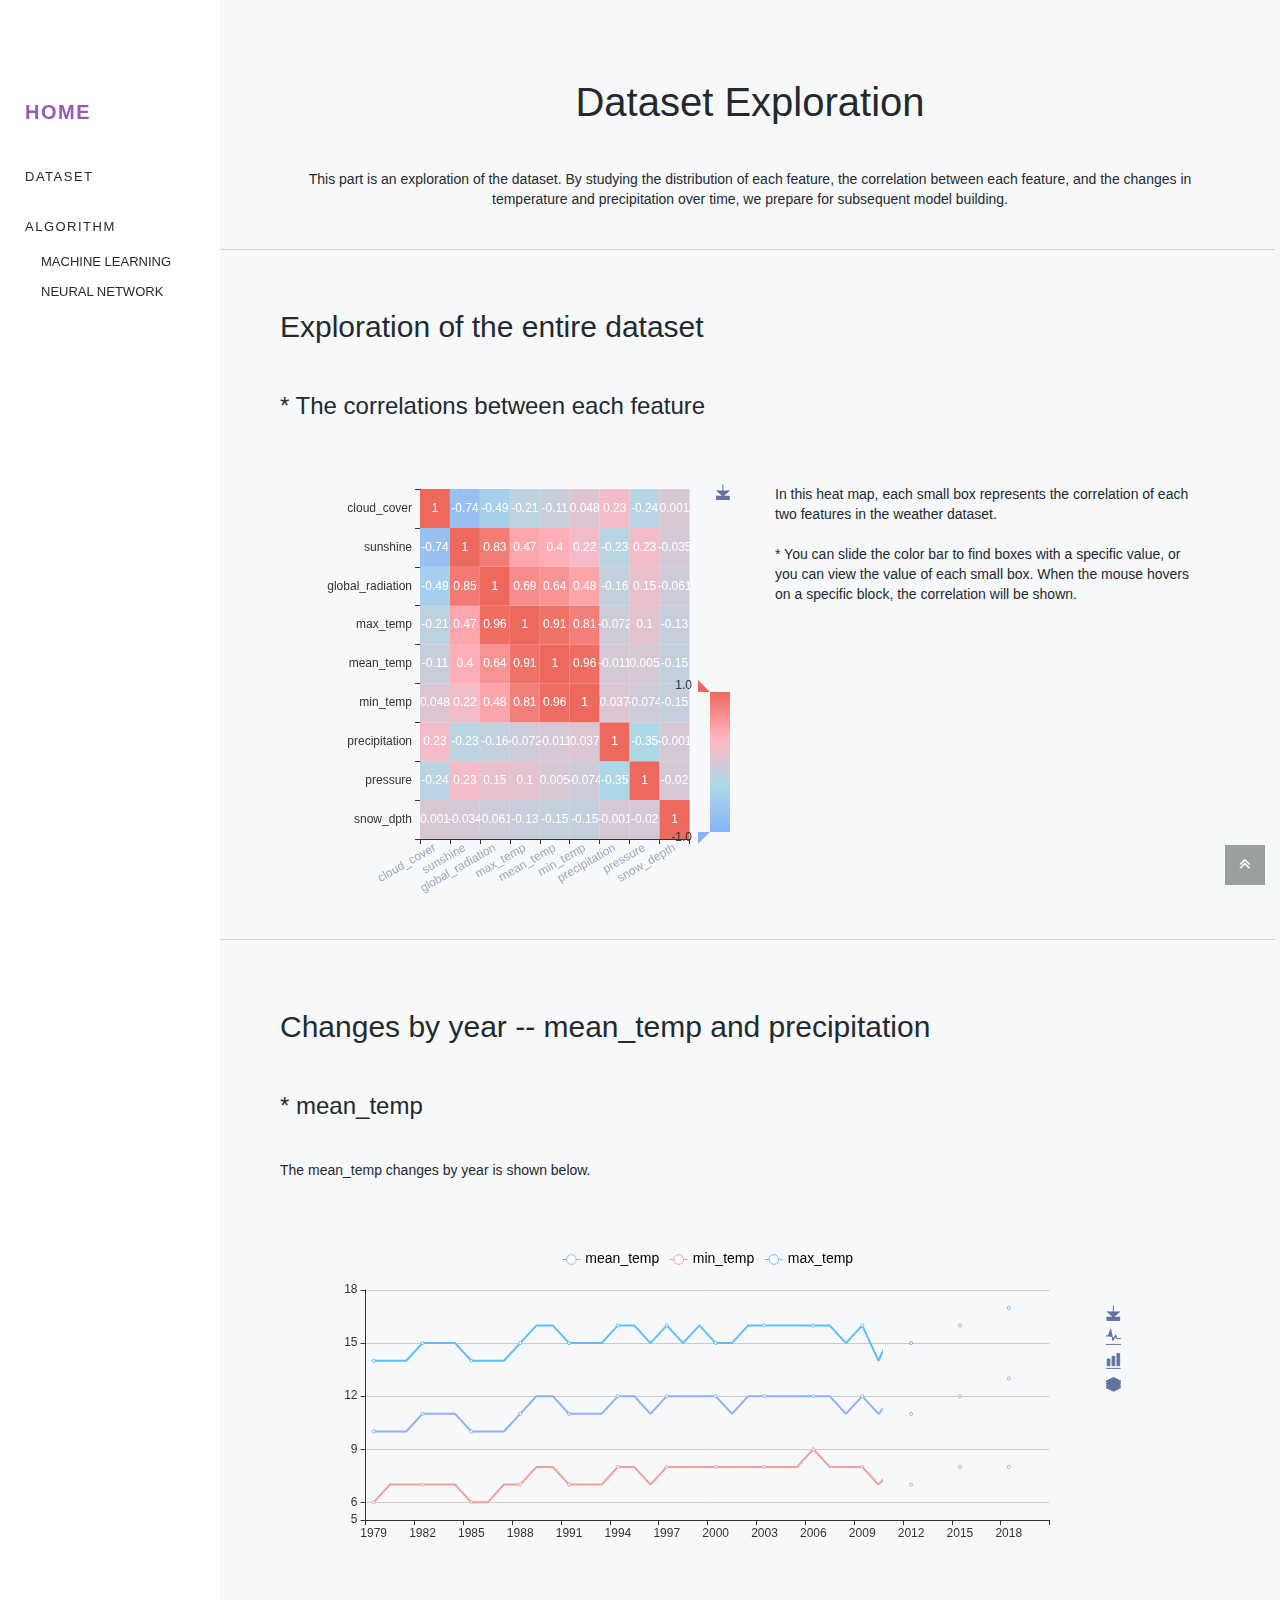
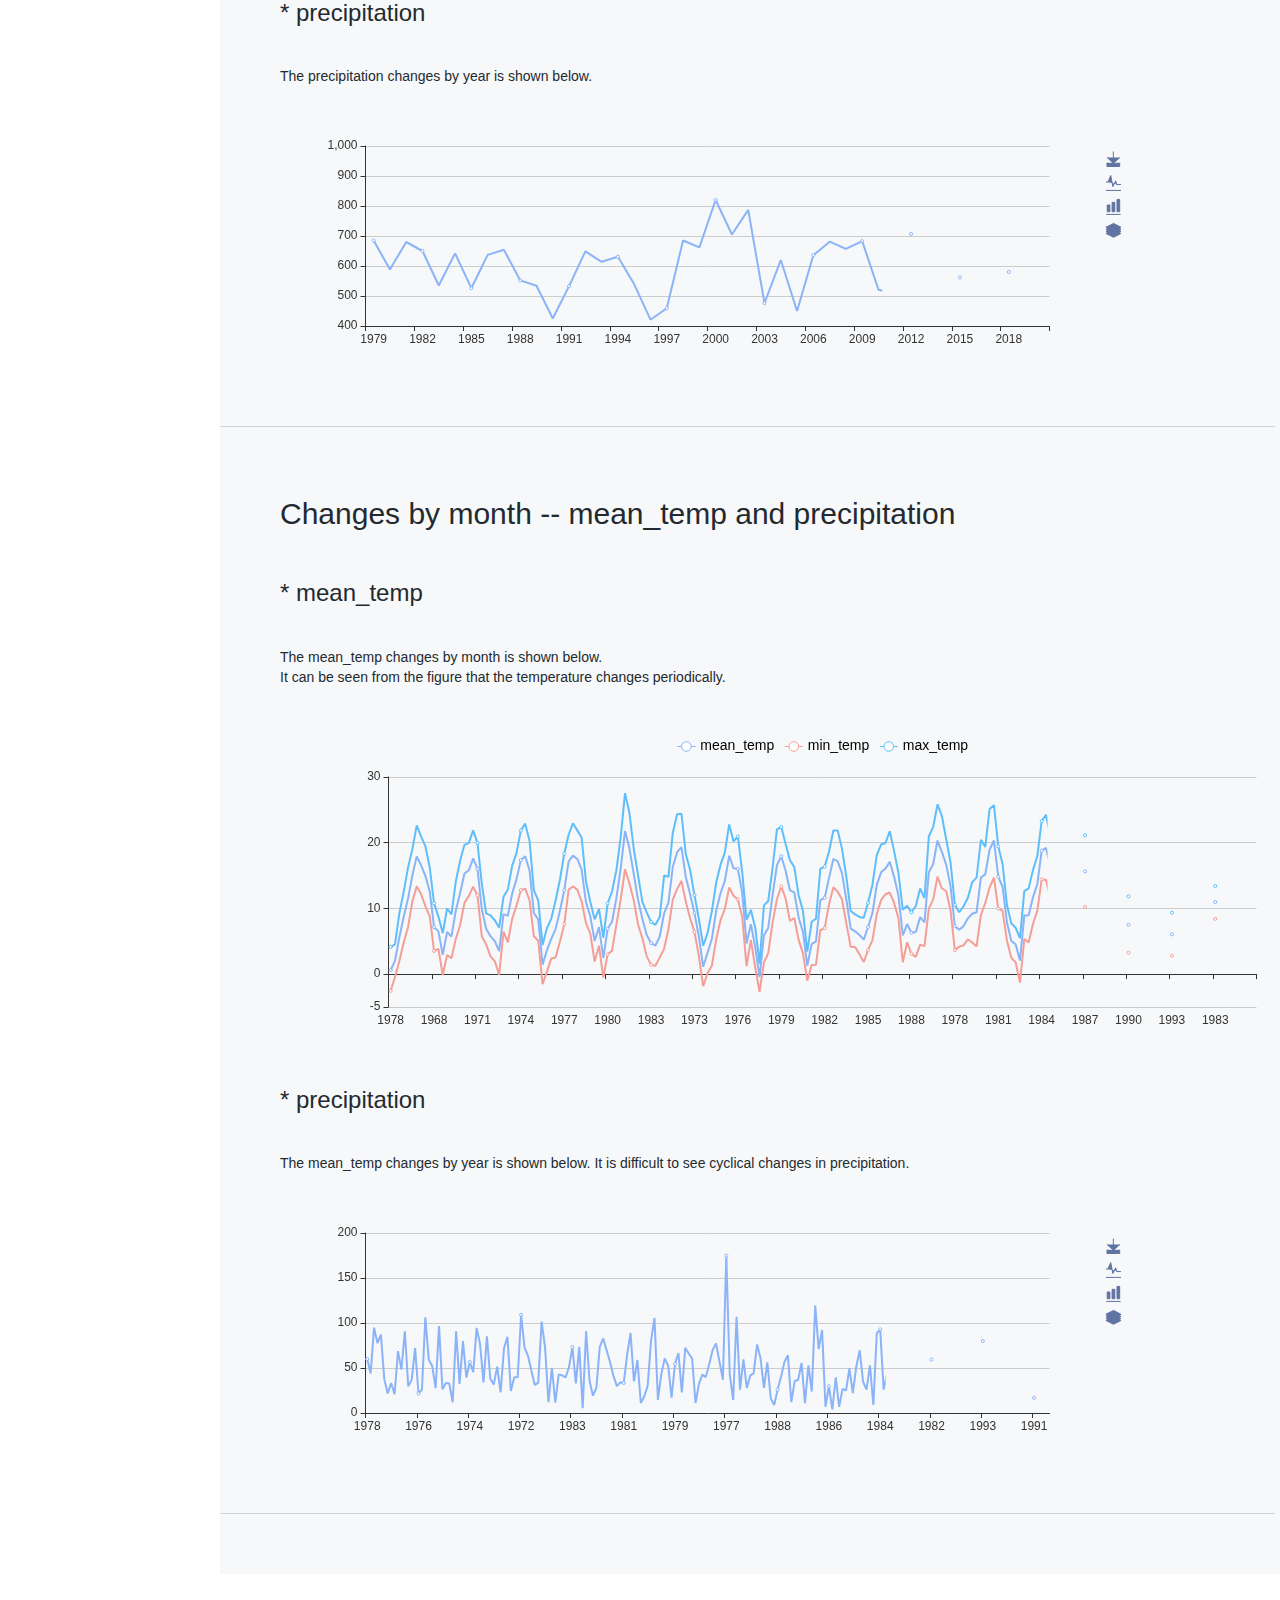
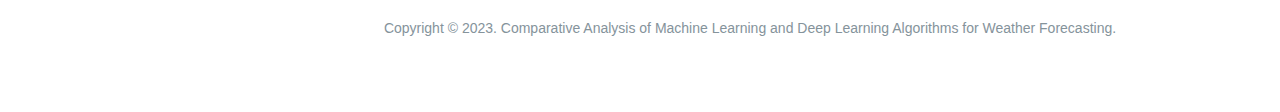
<file: Dashboard/DatasetExploration.html>
<!DOCTYPE html>
<html lang="en">
<head>
    <meta charset="utf-8">
    <meta name="viewport" content="width=device-width, initial-scale=1.0">
    <meta name="description" content="">
    <meta name="author" content="">

    <title>Weather Forecasting</title>
	
    <!--Library Styles-->    
    <link href="css/bootstrap.min.css" rel="stylesheet">
    <link href="css/lib/font-awesome.css" rel="stylesheet">
    <link href="css/lib/nivo-lightbox.css" rel="stylesheet">
    <link href="css/lib/nivo-themes/default/default.css" rel="stylesheet">
	
    <!-- Template styles -->
    <link href="css/style.css" rel="stylesheet">
    <link href="css/scheme/purple.css" rel="stylesheet">
	<script src="js/jquery-1.10.2.min.js"></script>
	<script src="js/rem.js"></script>
    <script src="js/echarts.min.js"></script>
    <script src="js/index1.js"></script>
</head>

<body data-spy="scroll">

    <div id="main-wrapper">
        
        <!-- Site Navigation -->
        <div id="menu">
            <nav class="navbar navbar-default" role="navigation">
                <!-- Brand and toggle get grouped for better mobile display -->
                <div class="navbar-header">
                    <button type="button" class="navbar-toggle" data-toggle="collapse" data-target="#bs-navbar-collapse">
                        <span class="sr-only">Toggle navigation</span>
                        <span class="icon-bar"></span>
                        <span class="icon-bar"></span>
                        <span class="icon-bar"></span>
                    </button>
                </div>

                <!-- Collect the nav links, forms, and other content for toggling -->
                <div class="collapse navbar-collapse" id="bs-navbar-collapse">
                    <ul class="nav navbar-nav">
                      <li class="active"><a class="sscroll" href="MainPage.html#home" style="padding-top: 50px; padding-bottom: 30px; font-weight: 700; font-size: 20px">Home</a></li>
                      <li><a class="sscroll" href="MainPage.html#dataset">Dataset</a></li>
						<li><a class="sscroll" href="MainPage.html#services">Algorithm</a></li>
						<li><a class="sscroll" style="letter-spacing: 0px; padding-right: 0px; margin-left: 16px; padding-top: 0px; padding-bottom: 10px" href="MainPage.html#services" >Machine Learning </a></li>
						<li><a class="sscroll" href="ActionsAndDomains.html" style="letter-spacing: 0px; padding-right: 0px; margin-left: 16px;  padding-top: 0px; padding-bottom: 0px">Neural Network</a></li>
						
                    </ul>
                </div>
                <!-- /.navbar-collapse -->
            </nav>
        </div>
        
        <div id="container">
            <!-- BEGIN SERVICES -->
            <section id="services" class="services">
                <div class="row">
                    <div class="col-md-12">
                        <div class="header-content">
							<h2 style="font-weight: 400">Dataset Exploration</h2>
							<div style="height: 25px"></div>
							<h5 style="line-height: 20px">This part is an exploration of the dataset. By studying the distribution of each feature, the correlation between each feature, and the changes in temperature and precipitation over time, we prepare for subsequent model building.</h5>
							<hr style="margin-bottom: 0; margin-left: -60px; margin-right: -55px; margin-top: 40px; border-color:lightgray">
                        </div>
                    </div>
                    <div class="col-md-12">
                        <div class="row">
                            <div class="col-md-12 col-sm-6 col-xs-12">
								<h2 style="font-weight: 300; padding-bottom: 20px">Exploration of the entire dataset</h2>
							</div>
							
							<div class="col-md-12 col-sm-6 col-xs-12">
								<h3>* The correlations between each feature</h3>
							</div>
							<div class="col-md-6 col-sm-6 col-xs-12" id="chart_3" style="height: 450px"></div>
							<div class="col-md-6 col-sm-6 col-xs-12" style="height: 300px">
								<h5 style="line-height: 20px; margin-top: 35px; margin-right: 20px; margin-left: 10px">In this heat map, each small box represents the correlation of each two features in the weather dataset.<br/><br/>* You can slide the color bar to find boxes with a specific value, or you can view the value of each small box. When the mouse hovers on a specific block, the correlation will be shown.</h5>
							</div>
							
							
                        </div>
						<hr style="margin-bottom: 0; margin-left: -60px; margin-right: -55px; margin-top: 40px; border-color: lightgray">
                    </div>
					<div class="col-md-12">
                        <div class="row">
                            <div class="col-md-12 col-sm-6 col-xs-12">
								<h2 style="font-weight: 300; padding-bottom: 20px; padding-top: 50px">Changes by year -- mean_temp and precipitation</h2>
							</div>
							<div class="col-md-12 col-sm-6 col-xs-12">
								<h3>* mean_temp</h3>
							</div>
							<div class="col-md-12 col-sm-6 col-xs-12" style="height: 30px">
								<h5 style="line-height: 20px">The mean_temp changes by year is shown below.</h5>
							</div>
							<div class="col-md-12 col-sm-6 col-xs-12" id="mean_temp_by_year" style="height: 350px; padding-right: 100px; margin-top: 50px"></div>
							<div class="col-md-12 col-sm-6 col-xs-12">
								<h3>* precipitation</h3>
							</div>
							<div class="col-md-12 col-sm-6 col-xs-12" style="height: 30px">
								<h5 style="line-height: 20px">The precipitation changes by year is shown below.</h5>
							</div>
							<div class="col-md-12 col-sm-6 col-xs-12" id="precipitation_by_year" style="height: 300px; padding-right: 100px"></div>
                        </div>
						<hr style="margin-bottom: 0; margin-left: -60px; margin-right: -55px; margin-top: 40px; border-color: lightgray">
                    </div>
					
					<div class="col-md-12">
                        <div class="row">
                            <div class="col-md-12 col-sm-6 col-xs-12">
								<h2 style="font-weight: 300; padding-bottom: 20px; padding-top: 50px">Changes by month -- mean_temp and precipitation</h2>
							</div>
							<div class="col-md-12 col-sm-6 col-xs-12">
								<h3>* mean_temp</h3>
							</div>
							<div class="col-md-12 col-sm-6 col-xs-12" style="height: 30px">
								<h5 style="line-height: 20px">The mean_temp changes by month is shown below.<br>It can be seen from the figure that the temperature changes periodically.</h5>
							</div>
							<div class="col-md-12 col-sm-6 col-xs-12" id="mean_temp_by_month" style="height: 350px;width: 1300px; padding-right: 200px;margin-top: 50px"></div>
							<div class="col-md-12 col-sm-6 col-xs-12">
								<h3>* precipitation</h3>
							</div>
							<div class="col-md-12 col-sm-6 col-xs-12" style="height: 30px">
								<h5 style="line-height: 20px">The mean_temp changes by year is shown below. It is difficult to see cyclical changes in precipitation.</h5>
							</div>
							<div class="col-md-12 col-sm-6 col-xs-12" id="precipitation_by_month" style="height: 300px; padding-right: 100px"></div>
                        </div>
						<hr style="margin-bottom: 0; margin-left: -60px; margin-right: -55px; margin-top: 40px; border-color: lightgray">
                    </div>
				</div>
            </section>
            <!-- END SERVICES -->
			
            <!-- BEGIN FOOTER -->
            <footer>
                <div class="row">
                    <div class="col-md-12">
                        <p>Copyright &copy; 2023. Comparative Analysis of Machine Learning and Deep Learning Algorithms for Weather Forecasting.</p>                        
                    </div>
                </div>
            </footer>
            <!-- END FOOTER -->
        </div>
    </div>
	
    <!-- Back to top -->
    <div id="backtotop">       
        <a class="to-top-btn sscroll" href="index.html#home"><i class="fa fa-angle-double-up"></i></a>
    </div>

	<script>   
		function saveText()  { 
		  var strHTML1= document.getElementById("wenben1").value;//获取内容
		  var strHTML2= document.getElementById("wenben2").value;
		  var strHTML3= document.getElementById("wenben3").value;
		  var strHTML4= document.getElementById("wenben4").value;//获取内容
		  var strHTML5= document.getElementById("wenben5").value;
		  var strHTML6= document.getElementById("wenben6").value;

		  var winSave=window.open();  
		  winSave.document.open("text","gb2312");  
		  winSave.document.write(strHTML1+","+strHTML2+","+strHTML3+","+strHTML4+","+strHTML5+","+strHTML6);  
		  winSave.document.execCommand("SaveAs",true,"newfile.txt");
		  window.location.href="#"  ;
		  winSave.close();   
		}   
	</script>
</body>

</html>
</file>
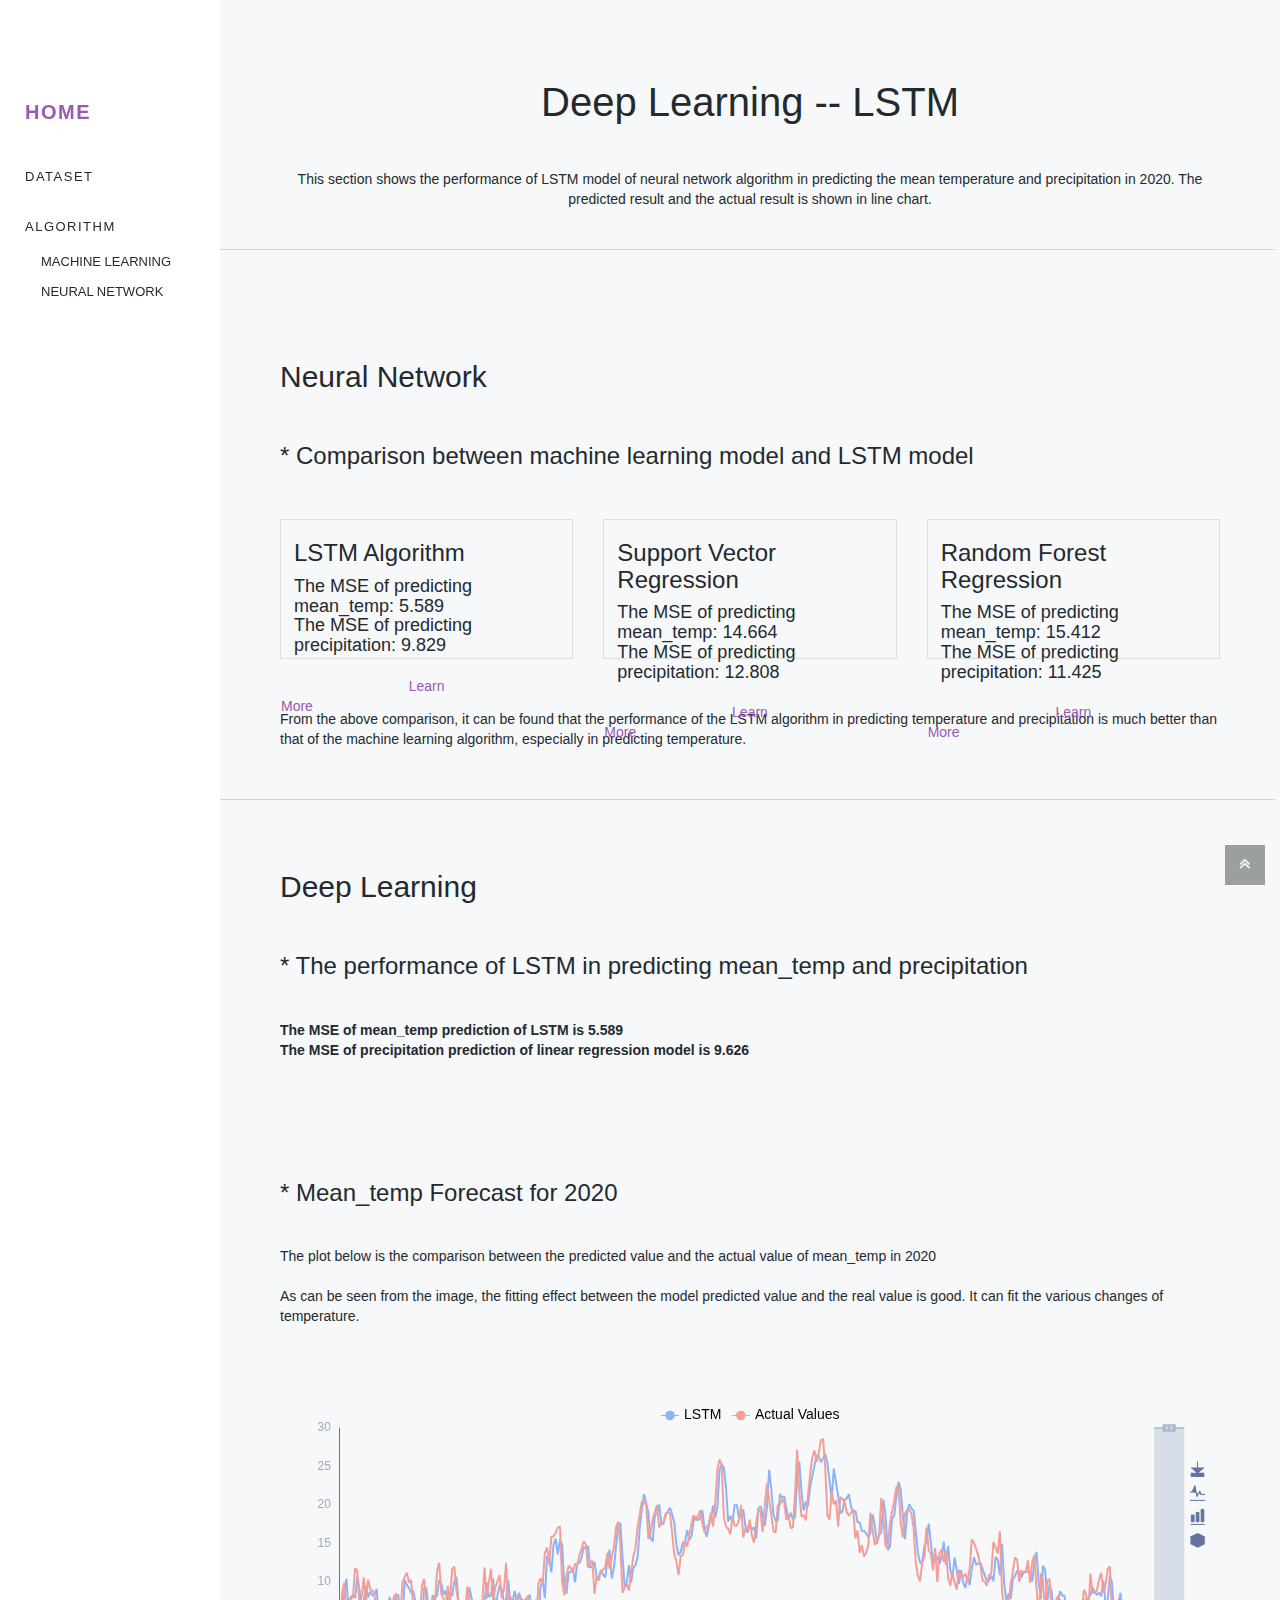
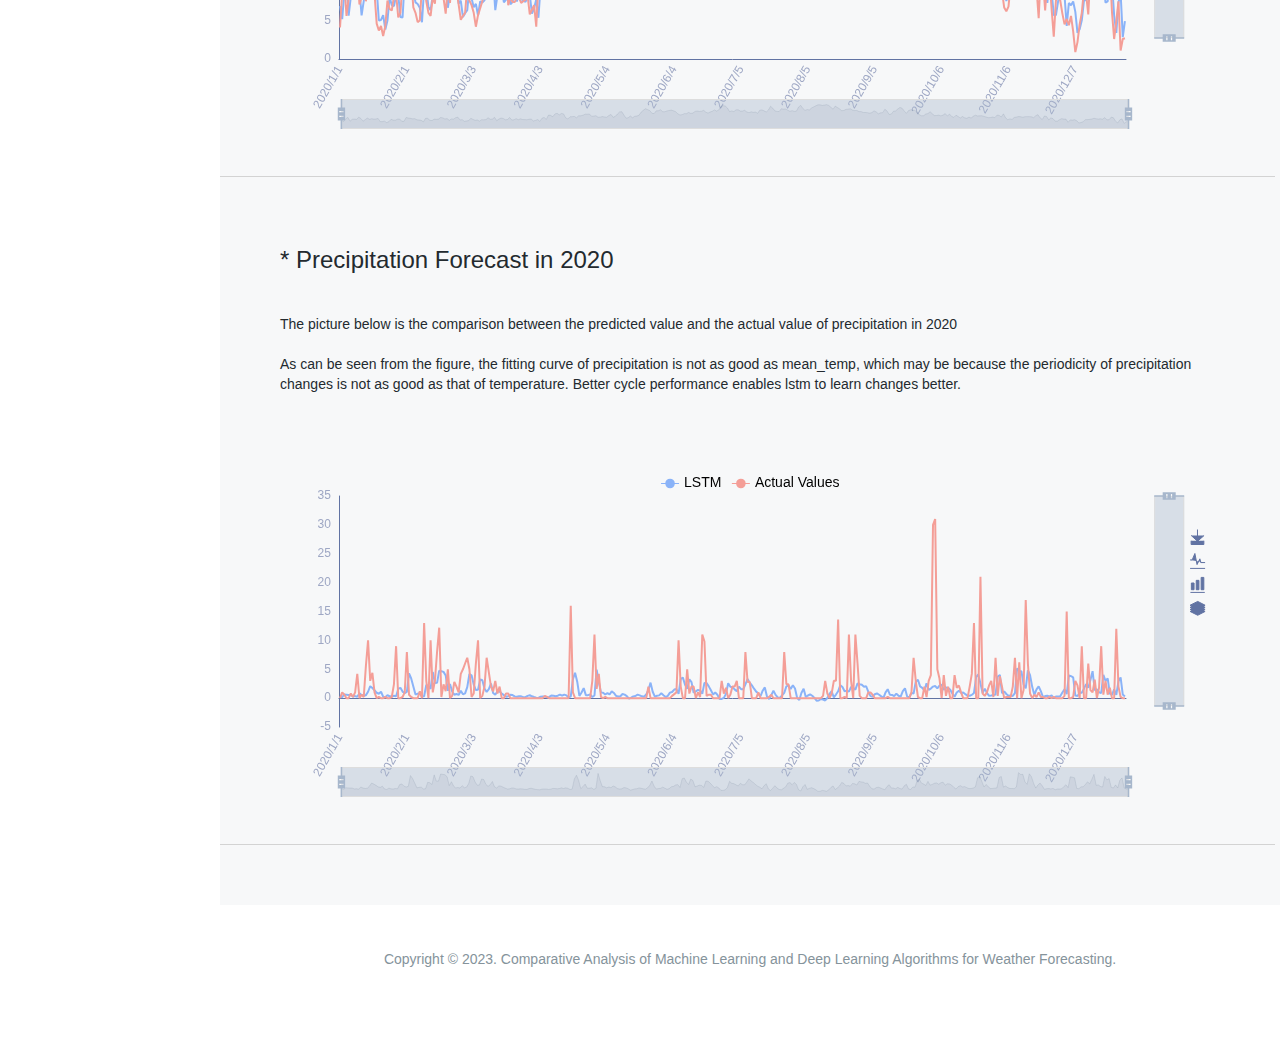
<file: Dashboard/LSTM.html>
<!DOCTYPE html>
<html lang="en">
<head>
    <meta charset="utf-8">
    <meta name="viewport" content="width=device-width, initial-scale=1.0">
    <meta name="description" content="">
    <meta name="author" content="">

    <title>WeatherForecasting</title>
	
    <!--Library Styles-->    
    <link href="css/bootstrap.min.css" rel="stylesheet">
    <link href="css/lib/font-awesome.css" rel="stylesheet">
    <link href="css/lib/nivo-lightbox.css" rel="stylesheet">
    <link href="css/lib/nivo-themes/default/default.css" rel="stylesheet">
	
    <!-- Template styles -->
    <link href="css/style.css" rel="stylesheet">
    <link href="css/scheme/purple.css" rel="stylesheet">
	<script src="js/jquery-1.10.2.min.js"></script>
	<script src="js/rem.js"></script>
    <script src="js/echarts.min.js"></script>
    <script src="js/lstm.js"></script>
</head>

<body data-spy="scroll">

    <div id="main-wrapper">
        
        <!-- Site Navigation -->
        <div id="menu">
            <nav class="navbar navbar-default" role="navigation">
                <!-- Brand and toggle get grouped for better mobile display -->
                <div class="navbar-header">
                    <button type="button" class="navbar-toggle" data-toggle="collapse" data-target="#bs-navbar-collapse">
                        <span class="sr-only">Toggle navigation</span>
                        <span class="icon-bar"></span>
                        <span class="icon-bar"></span>
                        <span class="icon-bar"></span>
                    </button>
                </div>

                <!-- Collect the nav links, forms, and other content for toggling -->
                <div class="collapse navbar-collapse" id="bs-navbar-collapse">
                    <ul class="nav navbar-nav">
                      <li class="active"><a class="sscroll" href="MainPage.html#home" style="padding-top: 50px; padding-bottom: 30px; font-weight: 700; font-size: 20px">Home</a></li>
                      <li><a class="sscroll" href="MainPage.html">Dataset</a></li>
						<li><a class="sscroll" href="MainPage.html#services">Algorithm</a></li>
						<li><a class="sscroll" style="letter-spacing: 0px; padding-right: 0px; margin-left: 16px; padding-top: 0px; padding-bottom: 10px" href="MainPage.html#services" >Machine Learning </a></li>
						<li><a class="sscroll" href="ActionsAndDomains.html" style="letter-spacing: 0px; padding-right: 0px; margin-left: 16px;  padding-top: 0px; padding-bottom: 0px">Neural Network</a></li>
						
                    </ul>
                </div>
                <!-- /.navbar-collapse -->
            </nav>
        </div>
        
        <div id="container">
            <!-- BEGIN SERVICES -->
            <section id="services" class="services">
                <div class="row">
                    <div class="col-md-12">
                        <div class="header-content">
							<h2 style="font-weight: 400">Deep Learning -- LSTM</h2>
							<div style="height: 25px"></div>
							<h5 style="line-height: 20px">This section shows the performance of LSTM model of neural network algorithm in predicting the mean temperature and precipitation in 2020. The predicted result and the actual result is shown in line chart.</h5>
							<hr style="margin-bottom: 0; margin-left: -60px; margin-right: -55px; margin-top: 40px; border-color:lightgray">
                        </div>
                    </div>
					
					<div class="col-md-12">
                        <div class="row">
                            <div class="col-md-12 col-sm-6 col-xs-12">
								<h2 style="font-weight: 300; padding-bottom: 20px; padding-top: 50px">Neural Network</h2>
							</div>
							<div class="col-md-12 col-sm-6 col-xs-12" style="margin-bottom: -20px">
								<h3>* Comparison between machine learning model and LSTM model</h3>
							</div>
							<div class="col-md-4 col-sm-6 col-xs-12">
								<div class="service" style="height: 140px">
									<h3 align="left" style="margin-left: 13px; margin-bottom: 0px">LSTM Algorithm</h3>
									<h4 align="left" style="margin-left: 13px; margin-bottom: 20px">The MSE of predicting mean_temp: 5.589<br>The MSE of predicting precipitation: 9.829</h4>
									<a href="LSTM.html#baseline" style="margin-right: 260px">Learn More</a>
								</div>
							</div>
							<div class="col-md-4 col-sm-6 col-xs-12">
								<div class="service" style="height: 140px">
									<h3 align="left" style="margin-left: 13px; margin-bottom: 0px">Support Vector Regression</h3>
									<h4 align="left" style="margin-left: 13px; margin-bottom: 20px">The MSE of predicting mean_temp: 14.664<br>The MSE of predicting precipitation: 12.808</h4>
									<a href="SVR.html" style="margin-right: 260px">Learn More</a>
								</div>
							</div>
							<div class="col-md-4 col-sm-6 col-xs-12">
								<div class="service" style="height: 140px">
									<h3 align="left" style="margin-left: 13px; margin-bottom: 0px">Random Forest Regression</h3>
									<h4 align="left" style="margin-left: 13px; margin-bottom: 20px">The MSE of predicting mean_temp: 15.412<br>The MSE of predicting precipitation: 11.425</h4>
									<a href="RandomForest.html" style="margin-right: 260px">Learn More</a>
								</div>
							</div>
                        </div>
						<h5 style="line-height: 20px">From the above comparison, it can be found that the performance of the LSTM algorithm in predicting temperature and precipitation is much better than that of the machine learning algorithm, especially in predicting temperature.</h5>
						<hr style="margin-bottom: 0; margin-left: -60px; margin-right: -55px; margin-top: 50px; border-color: lightgray">
                    </div>
					
					<div class="col-md-12", id="baseline">
                        <div class="row">
                            <div class="col-md-12 col-sm-6 col-xs-12">
								<h2 style="font-weight: 300; padding-bottom: 20px; padding-top: 50px">Deep Learning</h2>
							</div>
							<div class="col-md-12 col-sm-6 col-xs-12">
								<h3>* The performance of LSTM in predicting mean_temp and precipitation</h3>
							</div>
							<div class="col-md-12 col-sm-6 col-xs-12" style="height: 100px">
								<h5 style="line-height: 20px"><strong>The MSE of mean_temp prediction of LSTM is 5.589</strong><br><strong>The MSE of precipitation prediction of linear regression model is 9.626</strong><br/><br></h5>
							</div>
                        </div>
                    </div>
					
					<div class="col-md-12">
                        <div class="row">
							<div class="col-md-12 col-sm-6 col-xs-12" style="margin-top: 50px">
								<h3>* Mean_temp Forecast for 2020</h3>
							</div>
							<div class="col-md-12 col-sm-6 col-xs-12" style="height: 150px">
								<h5 style="line-height: 20px">The plot below is the comparison between the predicted value and the actual value of mean_temp in 2020<br/><br/>As can be seen from the image, the fitting effect between the model predicted value and the real value is good. It can fit the various changes of temperature.</h5>
							</div>
							<div class="col-md-12 col-sm-6 col-xs-12" id="lstm_mean_temp" style="height:350px"></div>
                        </div>
						<hr style="margin-bottom: 0; margin-left: -60px; margin-right: -55px; margin-top: 40px; border-color: lightgray">
                    </div>
					
					<div class="col-md-12">
                        <div class="row">
							<div class="col-md-12 col-sm-6 col-xs-12" style="margin-top: 50px">
								<h3>* Precipitation Forecast in 2020</h3>
							</div>
							<div class="col-md-12 col-sm-6 col-xs-12" style="height: 150px">
								<h5 style="line-height: 20px">The picture below is the comparison between the predicted value and the actual value of precipitation in 2020<br/><br/>As can be seen from the figure, the fitting curve of precipitation is not as good as mean_temp, which may be because the periodicity of precipitation changes is not as good as that of temperature. Better cycle performance enables lstm to learn changes better.</h5>
							</div>
							<div class="col-md-12 col-sm-6 col-xs-12" id="lstm_precipitation" style="height:350px"></div>
                        </div>
						<hr style="margin-bottom: 0; margin-left: -60px; margin-right: -55px; margin-top: 40px; border-color: lightgray">
                    </div>
				</div>
            </section>
            <!-- END SERVICES -->
            
            <!-- BEGIN FOOTER -->
            <footer>
                <div class="row">
                    <div class="col-md-12">
                        <p>Copyright &copy; 2023. Comparative Analysis of Machine Learning and Deep Learning Algorithms for Weather Forecasting.</p>                        
                    </div>
                </div>
            </footer>
            <!-- END FOOTER -->
        </div>
    </div>
	
    <!-- Back to top -->
    <div id="backtotop">       
        <a class="to-top-btn sscroll" href="index.html#home"><i class="fa fa-angle-double-up"></i></a>
    </div>

	<script>   
		function saveText()  { 
		  var strHTML1= document.getElementById("wenben1").value;//获取内容
		  var strHTML2= document.getElementById("wenben2").value;
		  var strHTML3= document.getElementById("wenben3").value;
		  var strHTML4= document.getElementById("wenben4").value;//获取内容
		  var strHTML5= document.getElementById("wenben5").value;
		  var strHTML6= document.getElementById("wenben6").value;

		  var winSave=window.open();  
		  winSave.document.open("text","gb2312");  
		  winSave.document.write(strHTML1+","+strHTML2+","+strHTML3+","+strHTML4+","+strHTML5+","+strHTML6);  
		  winSave.document.execCommand("SaveAs",true,"newfile.txt");
		  window.location.href="#"  ;
		  winSave.close();   
		}   
	</script>
</body>

</html>
</file>
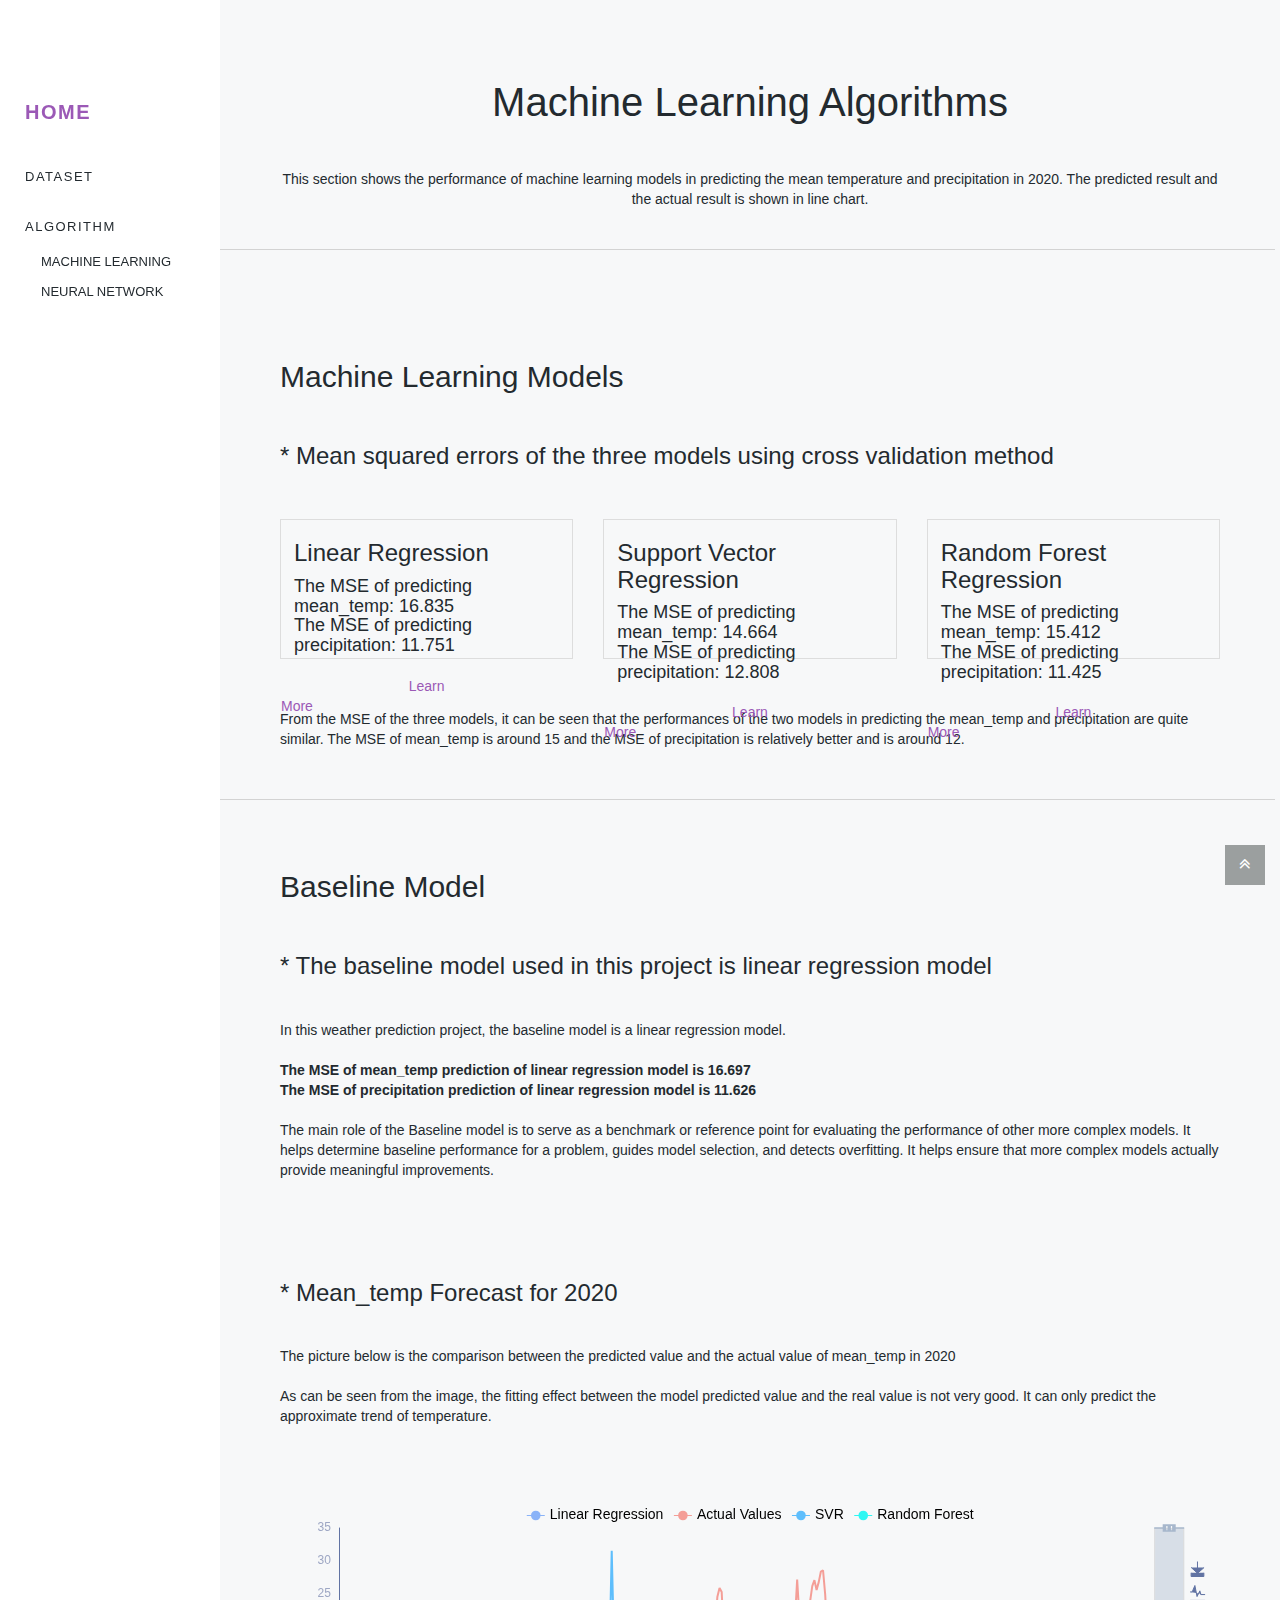
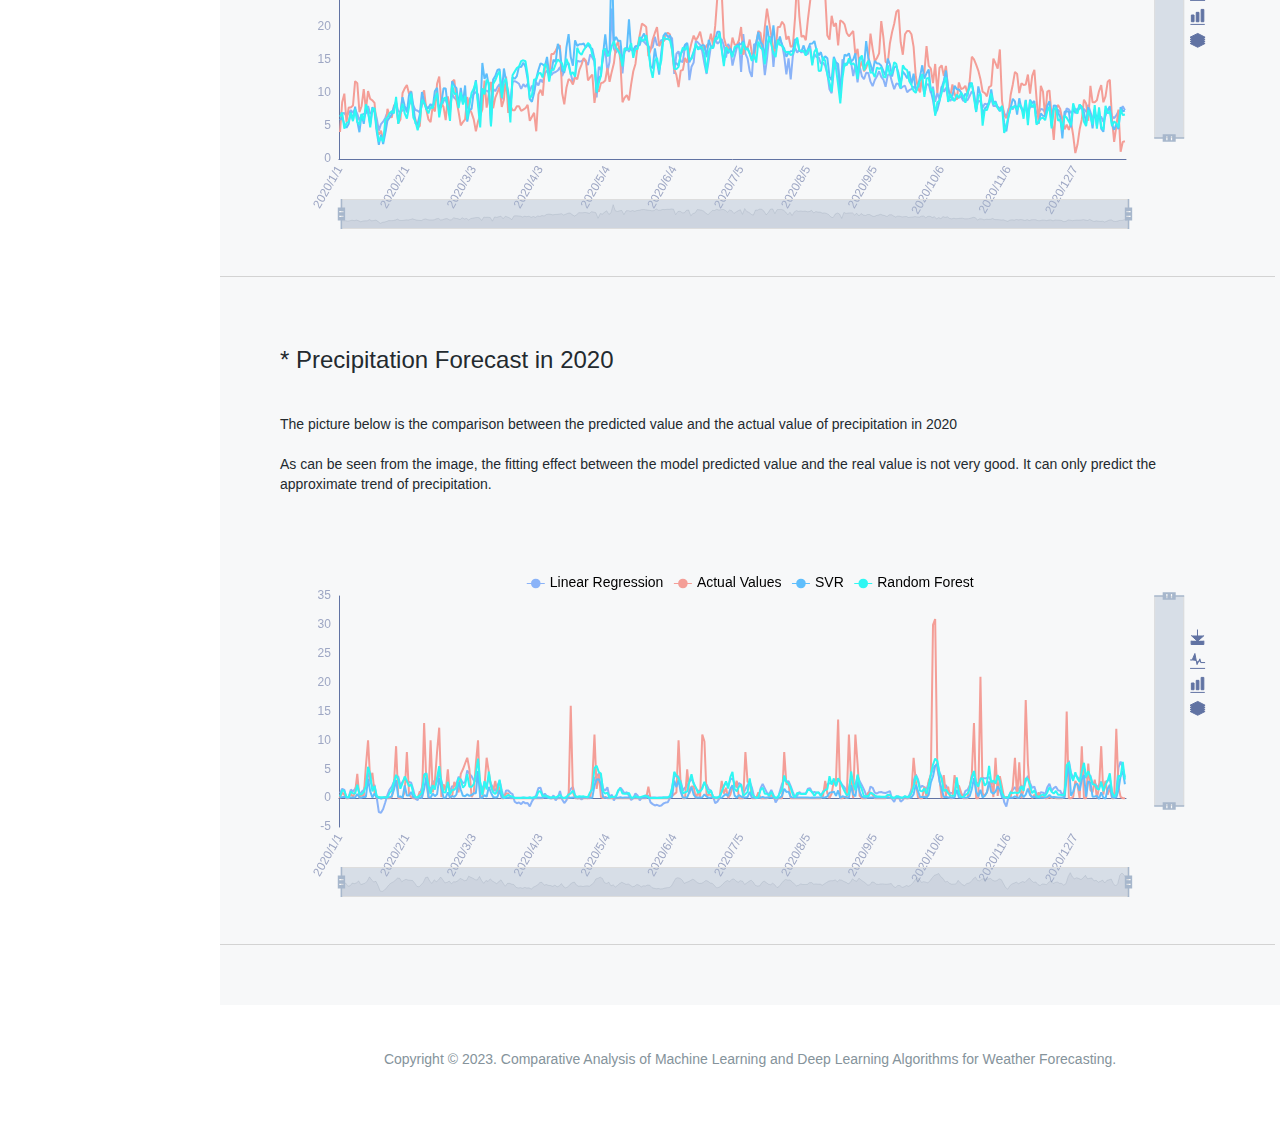
<file: Dashboard/MachineLearningModels.html>
<!DOCTYPE html>
<html lang="en">
<head>
    <meta charset="utf-8">
    <meta name="viewport" content="width=device-width, initial-scale=1.0">
    <meta name="description" content="">
    <meta name="author" content="">

    <title>WeatherForecasting</title>
	
    <!--Library Styles-->    
    <link href="css/bootstrap.min.css" rel="stylesheet">
    <link href="css/lib/font-awesome.css" rel="stylesheet">
    <link href="css/lib/nivo-lightbox.css" rel="stylesheet">
    <link href="css/lib/nivo-themes/default/default.css" rel="stylesheet">
	
    <!-- Template styles -->
    <link href="css/style.css" rel="stylesheet">
    <link href="css/scheme/purple.css" rel="stylesheet">
	<script src="js/jquery-1.10.2.min.js"></script>
	<script src="js/rem.js"></script>
    <script src="js/echarts.min.js"></script>
    <script src="js/index2.js"></script>
</head>

<body data-spy="scroll">

    <div id="main-wrapper">
        
        <!-- Site Navigation -->
        <div id="menu">
            <nav class="navbar navbar-default" role="navigation">
                <!-- Brand and toggle get grouped for better mobile display -->
                <div class="navbar-header">
                    <button type="button" class="navbar-toggle" data-toggle="collapse" data-target="#bs-navbar-collapse">
                        <span class="sr-only">Toggle navigation</span>
                        <span class="icon-bar"></span>
                        <span class="icon-bar"></span>
                        <span class="icon-bar"></span>
                    </button>
                </div>

                <!-- Collect the nav links, forms, and other content for toggling -->
                <div class="collapse navbar-collapse" id="bs-navbar-collapse">
                    <ul class="nav navbar-nav">
                      <li class="active"><a class="sscroll" href="MainPage.html#home" style="padding-top: 50px; padding-bottom: 30px; font-weight: 700; font-size: 20px">Home</a></li>
                      <li><a class="sscroll" href="MainPage.html">Dataset</a></li>
						<li><a class="sscroll" href="MainPage.html#services">Algorithm</a></li>
						<li><a class="sscroll" style="letter-spacing: 0px; padding-right: 0px; margin-left: 16px; padding-top: 0px; padding-bottom: 10px" href="MainPage.html#services" >Machine Learning </a></li>
						<li><a class="sscroll" href="ActionsAndDomains.html" style="letter-spacing: 0px; padding-right: 0px; margin-left: 16px;  padding-top: 0px; padding-bottom: 0px">Neural Network</a></li>
						
                    </ul>
                </div>
                <!-- /.navbar-collapse -->
            </nav>
        </div>
        
        <div id="container">
            <!-- BEGIN SERVICES -->
            <section id="services" class="services">
                <div class="row">
                    <div class="col-md-12">
                        <div class="header-content">
							<h2 style="font-weight: 400">Machine Learning Algorithms</h2>
							<div style="height: 25px"></div>
							<h5 style="line-height: 20px">This section shows the performance of machine learning models in predicting the mean temperature and precipitation in 2020. The predicted result and the actual result is shown in line chart.</h5>
							<hr style="margin-bottom: 0; margin-left: -60px; margin-right: -55px; margin-top: 40px; border-color:lightgray">
                        </div>
                    </div>
					
					<div class="col-md-12">
                        <div class="row">
                            <div class="col-md-12 col-sm-6 col-xs-12">
								<h2 style="font-weight: 300; padding-bottom: 20px; padding-top: 50px">Machine Learning Models</h2>
							</div>
							<div class="col-md-12 col-sm-6 col-xs-12" style="margin-bottom: -20px">
								<h3>* Mean squared errors of the three models using cross validation method</h3>
							</div>
							<div class="col-md-4 col-sm-6 col-xs-12">
								<div class="service" style="height: 140px">
									<h3 align="left" style="margin-left: 13px; margin-bottom: 0px">Linear Regression</h3>
									<h4 align="left" style="margin-left: 13px; margin-bottom: 20px">The MSE of predicting mean_temp: 16.835<br>The MSE of predicting precipitation: 11.751</h4>
									<a href="MachineLearningModels.html#baseline" style="margin-right: 260px">Learn More</a>
								</div>
							</div>
							<div class="col-md-4 col-sm-6 col-xs-12">
								<div class="service" style="height: 140px">
									<h3 align="left" style="margin-left: 13px; margin-bottom: 0px">Support Vector Regression</h3>
									<h4 align="left" style="margin-left: 13px; margin-bottom: 20px">The MSE of predicting mean_temp: 14.664<br>The MSE of predicting precipitation: 12.808</h4>
									<a href="SVR.html" style="margin-right: 260px">Learn More</a>
								</div>
							</div>
							<div class="col-md-4 col-sm-6 col-xs-12">
								<div class="service" style="height: 140px">
									<h3 align="left" style="margin-left: 13px; margin-bottom: 0px">Random Forest Regression</h3>
									<h4 align="left" style="margin-left: 13px; margin-bottom: 20px">The MSE of predicting mean_temp: 15.412<br>The MSE of predicting precipitation: 11.425</h4>
									<a href="RandomForest.html" style="margin-right: 260px">Learn More</a>
								</div>
							</div>
                        </div>
						<h5 style="line-height: 20px">From the MSE of the three models, it can be seen that the performances of the two models in predicting the mean_temp and precipitation are quite similar. The MSE of mean_temp is around 15 and the MSE of precipitation is relatively better and is around 12.</h5>
						<hr style="margin-bottom: 0; margin-left: -60px; margin-right: -55px; margin-top: 50px; border-color: lightgray">
                    </div>
					
					<div class="col-md-12", id="baseline">
                        <div class="row">
                            <div class="col-md-12 col-sm-6 col-xs-12">
								<h2 style="font-weight: 300; padding-bottom: 20px; padding-top: 50px">Baseline Model</h2>
							</div>
							<div class="col-md-12 col-sm-6 col-xs-12">
								<h3>* The baseline model used in this project is linear regression model</h3>
							</div>
							<div class="col-md-12 col-sm-6 col-xs-12" style="height: 200px">
								<h5 style="line-height: 20px">In this weather prediction project, the baseline model is a linear regression model.<br/><br/><strong>The MSE of mean_temp prediction of linear regression model is 16.697</strong><br><strong>The MSE of precipitation prediction of linear regression model is 11.626</strong><br><br>The main role of the Baseline model is to serve as a benchmark or reference point for evaluating the performance of other more complex models. It helps determine baseline performance for a problem, guides model selection, and detects overfitting. It helps ensure that more complex models actually provide meaningful improvements.<br/><br/><br></h5>
							</div>
                        </div>
                    </div>
					
					<div class="col-md-12">
                        <div class="row">
							<div class="col-md-12 col-sm-6 col-xs-12" style="margin-top: 50px">
								<h3>* Mean_temp Forecast for 2020</h3>
							</div>
							<div class="col-md-12 col-sm-6 col-xs-12" style="height: 150px">
								<h5 style="line-height: 20px">The picture below is the comparison between the predicted value and the actual value of mean_temp in 2020<br/><br/>As can be seen from the image, the fitting effect between the model predicted value and the real value is not very good. It can only predict the approximate trend of temperature.</h5>
							</div>
							<div class="col-md-12 col-sm-6 col-xs-12" id="linear_regression_mean_temp" style="height:350px"></div>
                        </div>
						<hr style="margin-bottom: 0; margin-left: -60px; margin-right: -55px; margin-top: 40px; border-color: lightgray">
                    </div>
					
					<div class="col-md-12">
                        <div class="row">
							<div class="col-md-12 col-sm-6 col-xs-12" style="margin-top: 50px">
								<h3>* Precipitation Forecast in 2020</h3>
							</div>
							<div class="col-md-12 col-sm-6 col-xs-12" style="height: 150px">
								<h5 style="line-height: 20px">The picture below is the comparison between the predicted value and the actual value of precipitation in 2020<br/><br/>As can be seen from the image, the fitting effect between the model predicted value and the real value is not very good. It can only predict the approximate trend of precipitation.</h5>
							</div>
							<div class="col-md-12 col-sm-6 col-xs-12" id="linear_regression_precipitation" style="height:350px"></div>
                        </div>
						<hr style="margin-bottom: 0; margin-left: -60px; margin-right: -55px; margin-top: 40px; border-color: lightgray">
                    </div>
				</div>
            </section>
            <!-- END SERVICES -->
            
            <!-- BEGIN FOOTER -->
            <footer>
                <div class="row">
                    <div class="col-md-12">
                        <p>Copyright &copy; 2023. Comparative Analysis of Machine Learning and Deep Learning Algorithms for Weather Forecasting.</p>                        
                    </div>
                </div>
            </footer>
            <!-- END FOOTER -->
        </div>
    </div>
	
    <!-- Back to top -->
    <div id="backtotop">       
        <a class="to-top-btn sscroll" href="index.html#home"><i class="fa fa-angle-double-up"></i></a>
    </div>

	<script>   
		function saveText()  { 
		  var strHTML1= document.getElementById("wenben1").value;//获取内容
		  var strHTML2= document.getElementById("wenben2").value;
		  var strHTML3= document.getElementById("wenben3").value;
		  var strHTML4= document.getElementById("wenben4").value;//获取内容
		  var strHTML5= document.getElementById("wenben5").value;
		  var strHTML6= document.getElementById("wenben6").value;

		  var winSave=window.open();  
		  winSave.document.open("text","gb2312");  
		  winSave.document.write(strHTML1+","+strHTML2+","+strHTML3+","+strHTML4+","+strHTML5+","+strHTML6);  
		  winSave.document.execCommand("SaveAs",true,"newfile.txt");
		  window.location.href="#"  ;
		  winSave.close();   
		}   
	</script>
</body>

</html>
</file>
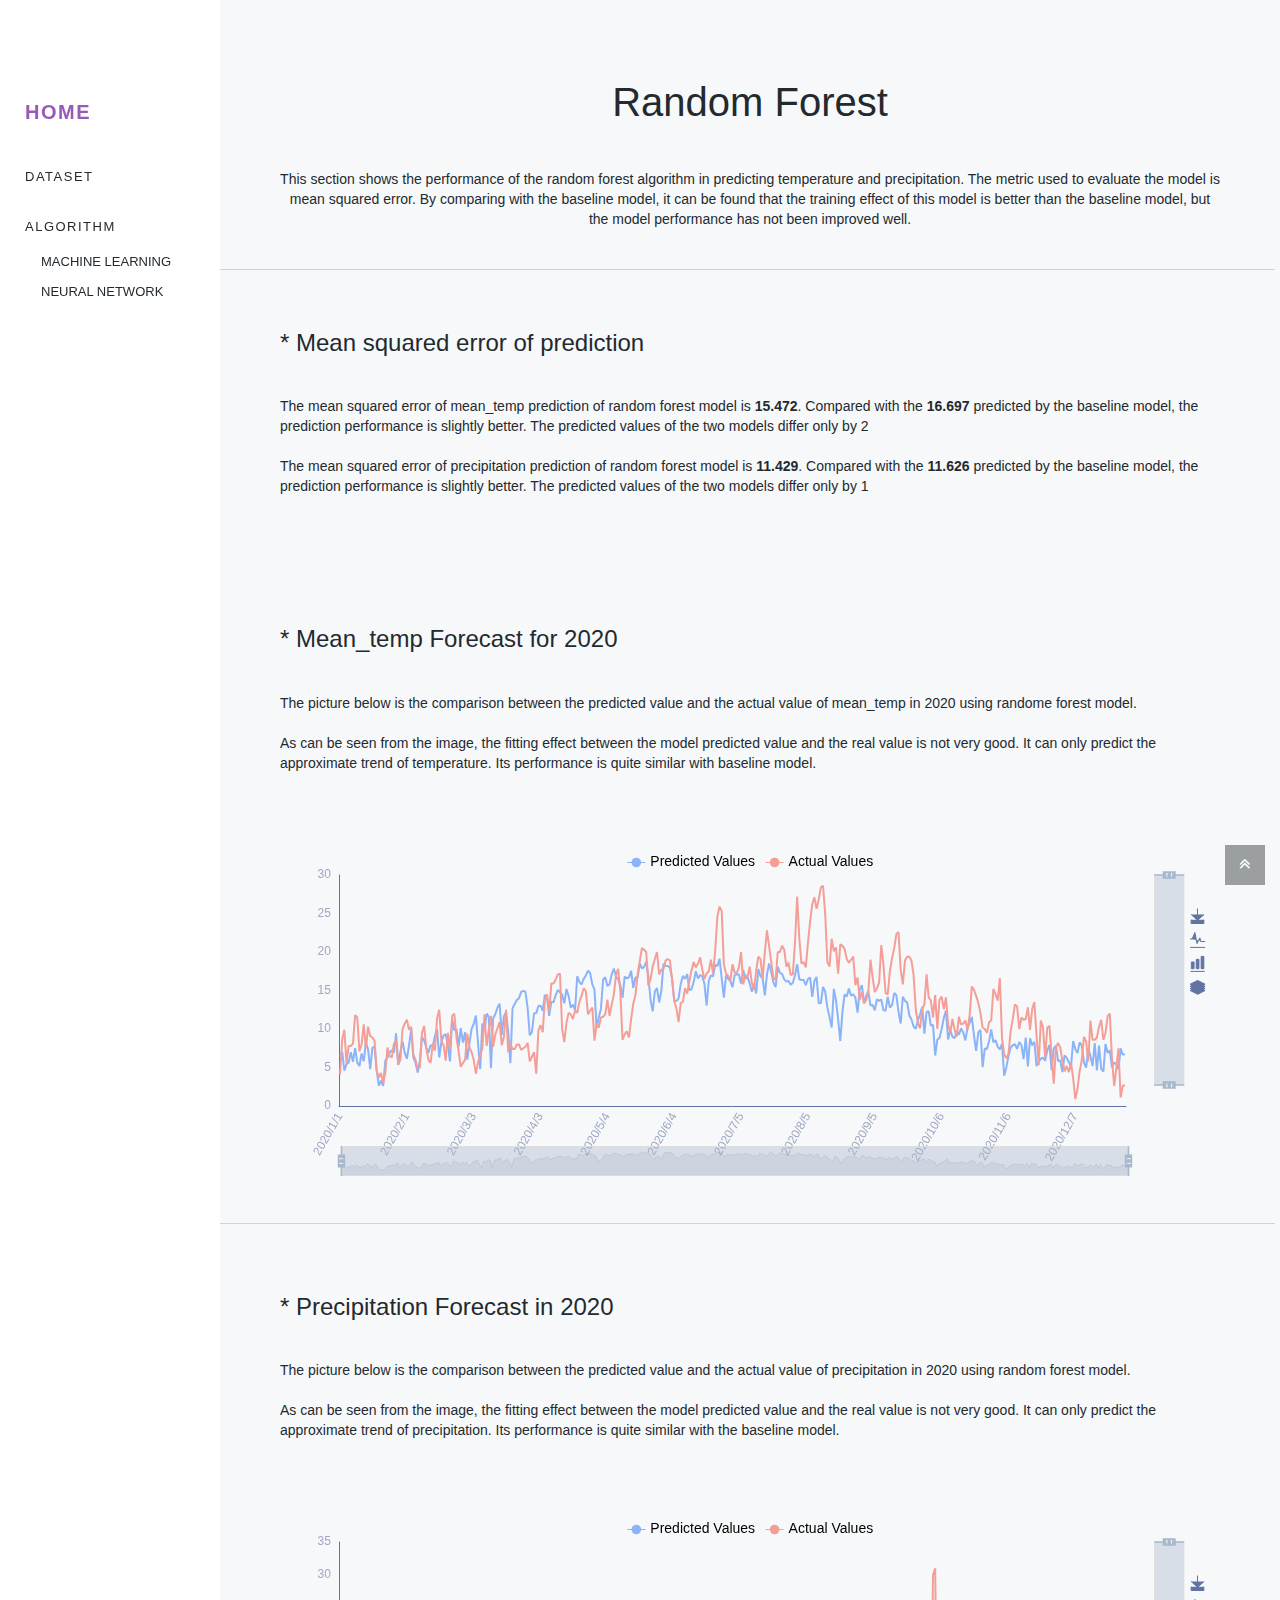
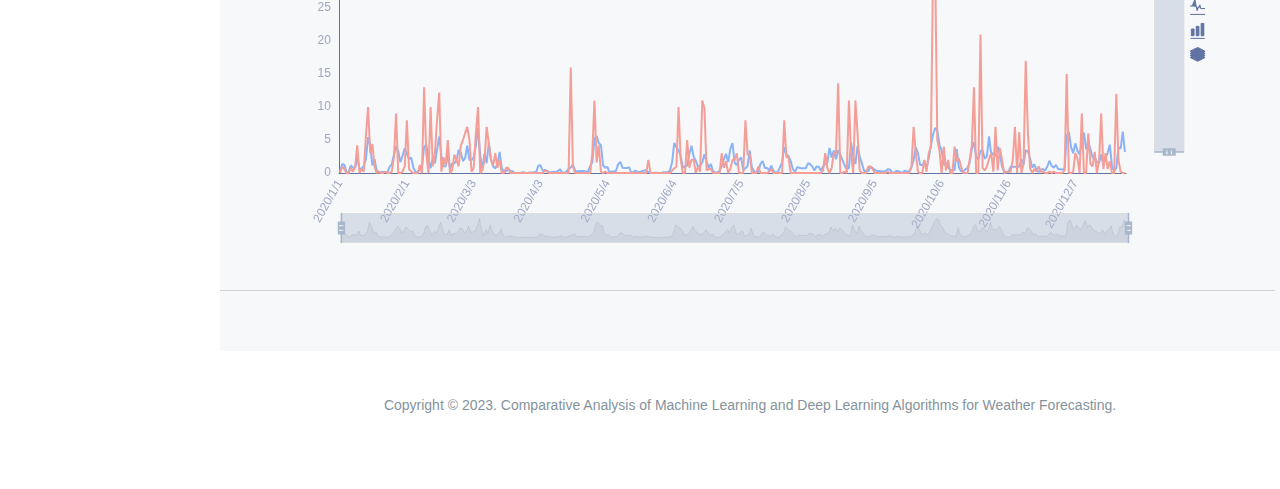
<file: Dashboard/RandomForest.html>
<!DOCTYPE html>
<html lang="en">
<head>
    <meta charset="utf-8">
    <meta name="viewport" content="width=device-width, initial-scale=1.0">
    <meta name="description" content="">
    <meta name="author" content="">

    <title>Home</title>
	
    <!--Library Styles-->    
    <link href="css/bootstrap.min.css" rel="stylesheet">
    <link href="css/lib/font-awesome.css" rel="stylesheet">
    <link href="css/lib/nivo-lightbox.css" rel="stylesheet">
    <link href="css/lib/nivo-themes/default/default.css" rel="stylesheet">
	
    <!-- Template styles -->
    <link href="css/style.css" rel="stylesheet">
    <link href="css/scheme/purple.css" rel="stylesheet">
	<script src="js/jquery-1.10.2.min.js"></script>
	<script src="js/rem.js"></script>
    <script src="js/echarts.min.js"></script>
    <script src="js/RandomForest.js"></script>
</head>

<body data-spy="scroll">

    <div id="main-wrapper">
        
        <!-- Site Navigation -->
        <div id="menu">
            <nav class="navbar navbar-default" role="navigation">
                <!-- Brand and toggle get grouped for better mobile display -->
                <div class="navbar-header">
                    <button type="button" class="navbar-toggle" data-toggle="collapse" data-target="#bs-navbar-collapse">
                        <span class="sr-only">Toggle navigation</span>
                        <span class="icon-bar"></span>
                        <span class="icon-bar"></span>
                        <span class="icon-bar"></span>
                    </button>
                </div>

                <!-- Collect the nav links, forms, and other content for toggling -->
                <div class="collapse navbar-collapse" id="bs-navbar-collapse">
                    <ul class="nav navbar-nav">
                      <li class="active"><a class="sscroll" href="MainPage.html#home" style="padding-top: 50px; padding-bottom: 30px; font-weight: 700; font-size: 20px">Home</a></li>
                      <li><a class="sscroll" href="MainPage.html">Dataset</a></li>
						<li><a class="sscroll" href="MainPage.html#services">Algorithm</a></li>
						<li><a class="sscroll" style="letter-spacing: 0px; padding-right: 0px; margin-left: 16px; padding-top: 0px; padding-bottom: 10px" href="MainPage.html#services" >Machine Learning </a></li>
						<li><a class="sscroll" href="ActionsAndDomains.html" style="letter-spacing: 0px; padding-right: 0px; margin-left: 16px;  padding-top: 0px; padding-bottom: 0px">Neural Network</a></li>
						
                    </ul>
                </div>
                <!-- /.navbar-collapse -->
            </nav>
        </div>
        
        <div id="container">
            <!-- BEGIN SERVICES -->
            <section id="services" class="services">
                <div class="row">
                    <div class="col-md-12">
                        <div class="header-content">
							<h2 style="font-weight: 400">Random Forest</h2>
							<div style="height: 25px"></div>
							<h5 style="line-height: 20px">This section shows the performance of the random forest algorithm in predicting temperature and precipitation. The metric used to evaluate the model is mean squared error. By comparing with the baseline model, it can be found that the training effect of this model is better than the baseline model, but the model performance has not been improved well.</h5>
							<hr style="margin-bottom: 0; margin-left: -60px; margin-right: -55px; margin-top: 40px; border-color:lightgray">
                        </div>
                    </div>
                    <div class="col-md-12">
                        <div class="row">
							<div class="col-md-12 col-sm-6 col-xs-12">
								<h3>* Mean squared error of prediction</h3>
							</div>
							<div class="col-md-12 col-sm-6 col-xs-12" style="height: 170px">
								<h5 style="line-height: 20px">The mean squared error of mean_temp prediction of random forest model is <strong>15.472</strong>. Compared with the <strong>16.697</strong> predicted by the baseline model, the prediction performance is slightly better. The predicted values of the two models differ only by 2<br><br>The mean squared error of precipitation prediction of random forest model is <strong>11.429</strong>. Compared with the <strong>11.626</strong> predicted by the baseline model, the prediction performance is slightly better. The predicted values of the two models differ only by 1</h5>
							</div>
							
												<div class="col-md-12">
                        <div class="row">
							<div class="col-md-12 col-sm-6 col-xs-12" style="margin-top: 50px">
								<h3>* Mean_temp Forecast for 2020</h3>
							</div>
							<div class="col-md-12 col-sm-6 col-xs-12" style="height: 150px">
								<h5 style="line-height: 20px">The picture below is the comparison between the predicted value and the actual value of mean_temp in 2020 using randome forest model.<br/><br/>As can be seen from the image, the fitting effect between the model predicted value and the real value is not very good. It can only predict the approximate trend of temperature. Its performance is quite similar with baseline model.</h5>
							</div>
							<div class="col-md-12 col-sm-6 col-xs-12" id="rf_mean_temp" style="height:350px"></div>
                        </div>
						<hr style="margin-bottom: 0; margin-left: -60px; margin-right: -55px; margin-top: 40px; border-color: lightgray">
                    </div>
							
							<div class="col-md-12">
                        <div class="row">
							<div class="col-md-12 col-sm-6 col-xs-12" style="margin-top: 50px">
								<h3>* Precipitation Forecast in 2020</h3>
							</div>
							<div class="col-md-12 col-sm-6 col-xs-12" style="height: 150px">
								<h5 style="line-height: 20px">The picture below is the comparison between the predicted value and the actual value of precipitation in 2020 using random forest model.<br/><br/>As can be seen from the image, the fitting effect between the model predicted value and the real value is not very good. It can only predict the approximate trend of precipitation. Its performance is quite similar with the baseline model.</h5>
							</div>
							<div class="col-md-12 col-sm-6 col-xs-12" id="rf_precipitation" style="height:350px"></div>
                        </div>
						<hr style="margin-bottom: 0; margin-left: -60px; margin-right: -55px; margin-top: 40px; border-color: lightgray">
                    </div>
                    </div>
				</div>
            </section>
            <!-- END SERVICES -->
            <!-- BEGIN FOOTER -->
            <footer>
                <div class="row">
                    <div class="col-md-12">
                        <p>Copyright &copy; 2023. Comparative Analysis of Machine Learning and Deep Learning Algorithms for Weather Forecasting.</p>                        
                    </div>
                </div>
            </footer>
            <!-- END FOOTER -->
        </div>
    </div>
	
    <!-- Back to top -->
    <div id="backtotop">       
        <a class="to-top-btn sscroll" href="index.html#home"><i class="fa fa-angle-double-up"></i></a>
    </div>

	<script>   
		function saveText()  { 
		  var strHTML1= document.getElementById("wenben1").value;//获取内容
		  var strHTML2= document.getElementById("wenben2").value;
		  var strHTML3= document.getElementById("wenben3").value;
		  var strHTML4= document.getElementById("wenben4").value;//获取内容
		  var strHTML5= document.getElementById("wenben5").value;
		  var strHTML6= document.getElementById("wenben6").value;

		  var winSave=window.open();  
		  winSave.document.open("text","gb2312");  
		  winSave.document.write(strHTML1+","+strHTML2+","+strHTML3+","+strHTML4+","+strHTML5+","+strHTML6);  
		  winSave.document.execCommand("SaveAs",true,"newfile.txt");
		  window.location.href="#"  ;
		  winSave.close();   
		}   
	</script>
</body>

</html>
</file>
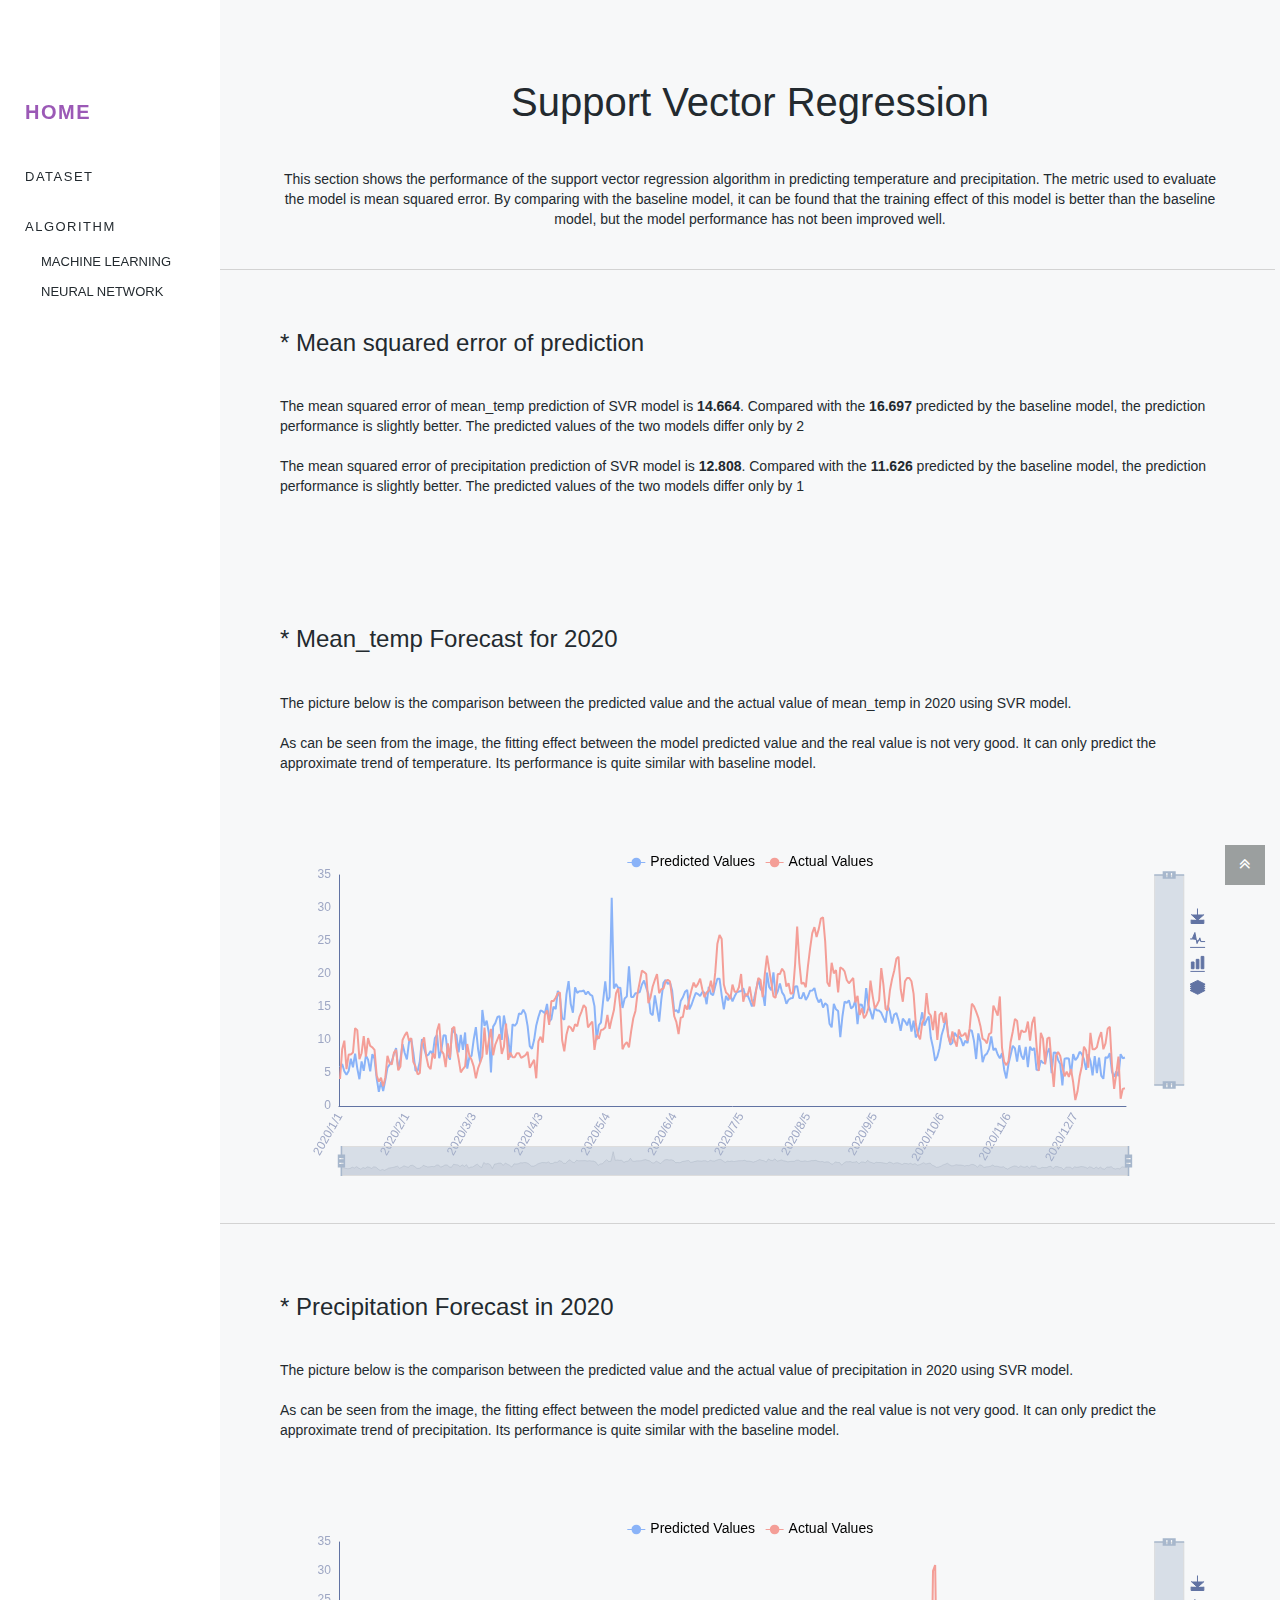
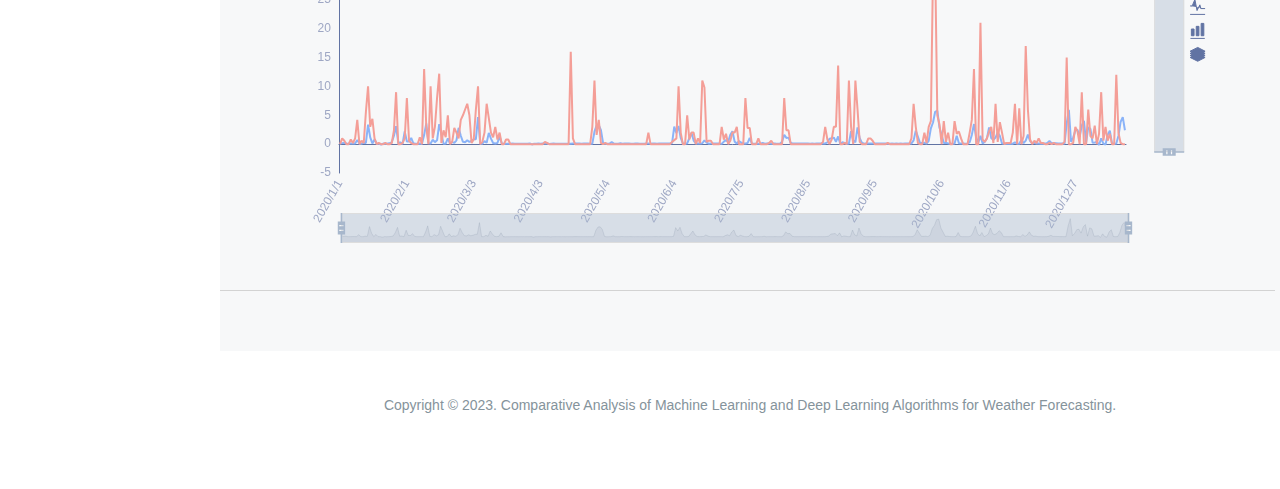
<file: Dashboard/SVR.html>
<!DOCTYPE html>
<html lang="en">
<head>
    <meta charset="utf-8">
    <meta name="viewport" content="width=device-width, initial-scale=1.0">
    <meta name="description" content="">
    <meta name="author" content="">

    <title>Home</title>
	
    <!--Library Styles-->    
    <link href="css/bootstrap.min.css" rel="stylesheet">
    <link href="css/lib/font-awesome.css" rel="stylesheet">
    <link href="css/lib/nivo-lightbox.css" rel="stylesheet">
    <link href="css/lib/nivo-themes/default/default.css" rel="stylesheet">
	
    <!-- Template styles -->
    <link href="css/style.css" rel="stylesheet">
    <link href="css/scheme/purple.css" rel="stylesheet">
	<script src="js/jquery-1.10.2.min.js"></script>
	<script src="js/rem.js"></script>
    <script src="js/echarts.min.js"></script>
    <script src="js/SVR.js"></script>
</head>

<body data-spy="scroll">

    <div id="main-wrapper">
        
        <!-- Site Navigation -->
        <div id="menu">
            <nav class="navbar navbar-default" role="navigation">
                <!-- Brand and toggle get grouped for better mobile display -->
                <div class="navbar-header">
                    <button type="button" class="navbar-toggle" data-toggle="collapse" data-target="#bs-navbar-collapse">
                        <span class="sr-only">Toggle navigation</span>
                        <span class="icon-bar"></span>
                        <span class="icon-bar"></span>
                        <span class="icon-bar"></span>
                    </button>
                </div>

                <!-- Collect the nav links, forms, and other content for toggling -->
                <div class="collapse navbar-collapse" id="bs-navbar-collapse">
                    <ul class="nav navbar-nav">
                      <li class="active"><a class="sscroll" href="MainPage.html#home" style="padding-top: 50px; padding-bottom: 30px; font-weight: 700; font-size: 20px">Home</a></li>
                      <li><a class="sscroll" href="MainPage.html">Dataset</a></li>
						<li><a class="sscroll" href="MainPage.html#services">Algorithm</a></li>
						<li><a class="sscroll" style="letter-spacing: 0px; padding-right: 0px; margin-left: 16px; padding-top: 0px; padding-bottom: 10px" href="MainPage.html#services" >Machine Learning </a></li>
						<li><a class="sscroll" href="ActionsAndDomains.html" style="letter-spacing: 0px; padding-right: 0px; margin-left: 16px;  padding-top: 0px; padding-bottom: 0px">Neural Network</a></li>
						
                    </ul>
                </div>
                <!-- /.navbar-collapse -->
            </nav>
        </div>
        
        <div id="container">
            <!-- BEGIN SERVICES -->
            <section id="services" class="services">
                <div class="row">
                    <div class="col-md-12">
                        <div class="header-content">
							<h2 style="font-weight: 400">Support Vector Regression</h2>
							<div style="height: 25px"></div>
							<h5 style="line-height: 20px">This section shows the performance of the support vector regression algorithm in predicting temperature and precipitation. The metric used to evaluate the model is mean squared error. By comparing with the baseline model, it can be found that the training effect of this model is better than the baseline model, but the model performance has not been improved well.</h5>
							<hr style="margin-bottom: 0; margin-left: -60px; margin-right: -55px; margin-top: 40px; border-color:lightgray">
                        </div>
                    </div>
                    <div class="col-md-12">
                        <div class="row">
							<div class="col-md-12 col-sm-6 col-xs-12">
								<h3>* Mean squared error of prediction</h3>
							</div>
							<div class="col-md-12 col-sm-6 col-xs-12" style="height: 170px">
								<h5 style="line-height: 20px">The mean squared error of mean_temp prediction of SVR model is <strong>14.664</strong>. Compared with the <strong>16.697</strong> predicted by the baseline model, the prediction performance is slightly better. The predicted values of the two models differ only by 2<br><br>The mean squared error of precipitation prediction of SVR model is <strong>12.808</strong>. Compared with the <strong>11.626</strong> predicted by the baseline model, the prediction performance is slightly better. The predicted values of the two models differ only by 1</h5>
							</div>
							
												<div class="col-md-12">
                        <div class="row">
							<div class="col-md-12 col-sm-6 col-xs-12" style="margin-top: 50px">
								<h3>* Mean_temp Forecast for 2020</h3>
							</div>
							<div class="col-md-12 col-sm-6 col-xs-12" style="height: 150px">
								<h5 style="line-height: 20px">The picture below is the comparison between the predicted value and the actual value of mean_temp in 2020 using SVR model.<br/><br/>As can be seen from the image, the fitting effect between the model predicted value and the real value is not very good. It can only predict the approximate trend of temperature. Its performance is quite similar with baseline model.</h5>
							</div>
							<div class="col-md-12 col-sm-6 col-xs-12" id="svr_mean_temp" style="height:350px"></div>
                        </div>
						<hr style="margin-bottom: 0; margin-left: -60px; margin-right: -55px; margin-top: 40px; border-color: lightgray">
                    </div>
							
							<div class="col-md-12">
                        <div class="row">
							<div class="col-md-12 col-sm-6 col-xs-12" style="margin-top: 50px">
								<h3>* Precipitation Forecast in 2020</h3>
							</div>
							<div class="col-md-12 col-sm-6 col-xs-12" style="height: 150px">
								<h5 style="line-height: 20px">The picture below is the comparison between the predicted value and the actual value of precipitation in 2020 using SVR model.<br/><br/>As can be seen from the image, the fitting effect between the model predicted value and the real value is not very good. It can only predict the approximate trend of precipitation. Its performance is quite similar with the baseline model.</h5>
							</div>
							<div class="col-md-12 col-sm-6 col-xs-12" id="svr_precipitation" style="height:350px"></div>
                        </div>
						<hr style="margin-bottom: 0; margin-left: -60px; margin-right: -55px; margin-top: 40px; border-color: lightgray">
                    </div>
                    </div>
				</div>
            </section>
            <!-- END SERVICES -->
            <!-- BEGIN FOOTER -->
            <footer>
                <div class="row">
                    <div class="col-md-12">
                        <p>Copyright &copy; 2023. Comparative Analysis of Machine Learning and Deep Learning Algorithms for Weather Forecasting.</p>                        
                    </div>
                </div>
            </footer>
            <!-- END FOOTER -->
        </div>
    </div>
	
    <!-- Back to top -->
    <div id="backtotop">       
        <a class="to-top-btn sscroll" href="index.html#home"><i class="fa fa-angle-double-up"></i></a>
    </div>

	<script>   
		function saveText()  { 
		  var strHTML1= document.getElementById("wenben1").value;//获取内容
		  var strHTML2= document.getElementById("wenben2").value;
		  var strHTML3= document.getElementById("wenben3").value;
		  var strHTML4= document.getElementById("wenben4").value;//获取内容
		  var strHTML5= document.getElementById("wenben5").value;
		  var strHTML6= document.getElementById("wenben6").value;

		  var winSave=window.open();  
		  winSave.document.open("text","gb2312");  
		  winSave.document.write(strHTML1+","+strHTML2+","+strHTML3+","+strHTML4+","+strHTML5+","+strHTML6);  
		  winSave.document.execCommand("SaveAs",true,"newfile.txt");
		  window.location.href="#"  ;
		  winSave.close();   
		}   
	</script>
</body>

</html>
</file>
<file: Dashboard/css/style.css>
/*
    [ IMPORT RESOURCES ]
*/
 @import url(#css?family=Raleway:200,300,400,500);
 @import url(#css?family=Open+Sans:100,300,700,800);

/*
    [ TYPHOGRAPY ]
*/
 body {
    font-family:'Open Sans', sans-serif;
    color: #85939b;
}
h1, h2, h3, h4, h5, h6 {
    font-family:'Open Sans', sans-serif;
    color: #232a2f;
}
h3, h4, h5 {
    font-family:'Raleway', sans-serif;
    font-weight: 200;
    margin-bottom: 30px;
}
p {
    font-size: 16px;
    line-height: 28px;
    font-weight: 300;
    margin-bottom: 30px;
}
iframe{
    border:0;
    outline: 0;
}
.header-content {
    margin-bottom: 40px;
    color: #FFF;
    text-align: center;
}
.header-content h2 {
    font-weight: 300;
    font-size: 40px;
}
.header-content h3 {
    font-family:'Raleway', sans-serif;
    font-weight: 200;
    text-transform: capitalize;
    font-size: 24px;
}
ul.list li:before {
    position: absolute;
    left: 3px;
    font-family:'FontAwesome';
    content:'\f105';
}
ul.list {
    padding-left: 28px;
    padding-bottom: 10px;
    list-style: none;
    position: relative;
    font-size: 16px;
    line-height: 28px;
    font-weight: 300;
}
.copyrights{
	text-indent:-9999px;
	height:0;
	line-height:0;
	font-size:0;
	overflow:hidden;
}
/*
    [ GENERAL ELEMENTS ]
*/
 a {
    -webkit-transition: all .3s ease-in-out;
    -moz-transition: all .3s ease-in-out;
    -ms-transition: all .3s ease-in-out;
    -o-transition: all .3s ease-in-out;
    transition: all .3s ease-in-out;
    color: #DDAD02;
}
a:hover {
    color: #232a2f;
    text-decoration: none;
}
#main-wrapper {
    width: 100%;
    position: relative;
}
blockquote {
    margin-left: 20px;
}
blockquote p {
    margin-bottom: 10px !important;
}
code {
    display: block;
    padding: 4px 8px;
    font-size: 90%;
    color: #c7254e;
    white-space: inherit;
    background-color: #f9f2f4;
    border-radius: 2px;
}
footer {
    background: #fff;
    padding:40px;
}
footer p {
    font-size: 14px;
    text-align: center;
}
footer .social{
    text-align: center;
    margin-bottom: 20px;
}
footer .social a {
    width: 31px;
    height: 31px;
    position: relative;
    text-align: center;
    color: #202020;
    display: inline-block;
    margin-right: 5px;
    line-height: 28px;
    font-size: 16px;
    border: 1px solid #202020;
}
footer .social a:hover {
    background: #202020;
    color: #FFF;
}
footer .social a i{
    line-height: 28px;
}

#menu {
    position: fixed;
    width: 220px;
    background: #fff;
    height: 100%;
    left: 0;
    font-family:'Raleway', sans-serif;
}
#menu .navbar-toggle {
    margin-top: 11px;
}
#menu .navbar-brand {
    padding-top: 10px;
    padding-bottom: 20%;
    padding-left: 30px;
}
#menu .navbar {
    border-radius: 0;
    background: transparent;
    border: none;
    padding-top: 20%;
}
#menu .navbar-collapse {
    padding-left: 20px;
}
#menu .navbar-header, #menu .navbar-nav, #menu .navbar-nav li {
    float: none;
    margin-left: -10px;
}
#menu .navbar-default .navbar-nav>li>a {
    color: #232a2f;
    font-size: 13px;
    font-weight: 300;
    letter-spacing:1.5px;
    text-transform: uppercase;
    padding-left: 30px;
}
#menu .navbar-default .navbar-nav>li>a:hover {
    background: rgba(38, 41, 46, .2);
}
#menu .navbar-default .navbar-nav>.active>a, .navbar-default .navbar-nav>.active>a:hover, .navbar-default .navbar-nav>.active>a:focus {
    background: transparent;
    color: #9B59B6;
}
#menu .navbar-nav {
    margin: 7.5px -15px;
}
#menu .navbar-nav .opens .dropdown-menu {
    position: static;
    float: none;
    width: auto;
    margin-top: 0;
    border: 0;
    box-shadow: none;
    background-color: transparent;
}
#menu .navbar-default .navbar-nav .opens .dropdown-menu>li>a {
    color: #777;
}
#menu .navbar-nav .opens .dropdown-menu>li>a {
    line-height: 20px;
}
#container {
    position: relative;
    margin-left: 220px;
}
#container section {
    padding: 60px;
}
#container section {
    background: #f7f8f9;
}
#container section.gray {
    background: #eceff1;
}
.mg-bt-80 {
    margin-bottom: 80px;
}
.mg-bt-60 {
    margin-bottom: 60px;
}
.mg-bt-40 {
    margin-bottom: 40px;
}
.to-top-btn {
    background: #9B9F9F;
    border-radius: 0;
    color: #fff;
    display: block;
    font-size: 18px;
    line-height: 38px;
    margin: 0 auto;
    position: fixed;
    right: 15px;
    bottom: 15px;
    text-align: center;
    width: 40px;
    height: 40px;
}
.to-top-btn:hover{
    color: #9B59B6;
}
.btn {
    border-radius: 0;
    padding: 8px 13px;
    margin-right: 5px;
    -webkit-transition: all .3s ease-in-out;
    -moz-transition: all .3s ease-in-out;
    -ms-transition: all .3s ease-in-out;
    -o-transition: all .3s ease-in-out;
    transition: all .3s ease-in-out;
}
/*
    [ Preloader ]
*/
#preloader {
	background: #FFF;
	bottom: 0;
	left: 0;
	position: fixed;
	right: 0;
	top: 0;
	z-index: 9999;
}
#status {
	background-image: url(../images/Preloader_7.gif);
	background-position: center;
	background-repeat: no-repeat;
	height: 200px;
	left: 50%;
	margin: -100px 0 0 -100px;
	position: absolute;
	top: 50%;
	width: 200px;
}
/* 
    [PAGES STYLE]
*/

/* ====== HOME ====== */
 #container section.home {
    padding: 0px;
}

.home .bg-parallax {
    background: url(../images/cover.jpg);
    background-color: #222;
    background-attachment: fixed;
    background-repeat: no-repeat;
    background-position: 50% 50%;
    -webkit-background-size: cover;
    -moz-background-size: cover;
    -o-background-size: cover;
    background-size: cover;
    padding: 0;
    position: relative;
}
.home-overlay {
    background-color: rgba(44, 62, 80, 0.3);
    background-image: url("../images/pattern.png");
    background-repeat: repeat;
    height: 100%;
    left: 0;
    position: absolute;
    top: 0;
    width: 100%;
    z-index: 0;
}
.intro {
    position: absolute;
    width: 100%;
    top: 50%;
    left: 0;
    text-align: center;
    -webkit-transform: translate(0%, -50%);
    -moz-transform: translate(0%, -50%);
    -ms-transform: translate(0%, -50%);
    -o-transform: translate(0%, -50%);
    transform: translate(0%, -50%);
    padding: 0 15px;
    color: #fff;
}
.intro h2,.intro h3{
    color: #fff;
    margin: 15px;
}

.home .slide-filter {
    display: block;
    position: absolute;
    width: 100%;
    height: 100%;
    left: 0;
    top: 0;
    background:rgba(0, 0, 0, 0.5);
}
.home .slide-text {
    position: absolute;
    display: block;
    bottom:40%;
    right: 0;
    left:20px;
    width: 100%;
    padding: 0 10px;
    z-index: 22;
    max-width: 800px;
    margin: 0 auto;
    text-align: center;
}
.home .slide-text h2 {
    font-family:'Raleway', sans-serif;
    font-weight: 300;
    text-transform: uppercase;
    font-size: 56px;
    line-height: 69px;
    letter-spacing: 2px;
    color: #fff;
    position: relative;
}
.home .slide-text span {
    font-weight: 300;
    font-size: 25px;
    line-height: 40px;
    letter-spacing: 0px;
    color: #fff;
    position: relative;
}
.home .slides-navigation {
    margin: 0 auto;
    position: absolute;
    z-index: 2;
    width: 100%;
    bottom: 0%;
    height: 45px;
}
.home .slides-navigation a {
    position: absolute;
    font-size: 40px;
    font-weight: 300;
    top: 0;
    right: 0;
    line-height: 35px;
    z-index: 1;
    bottom: 21px;
    color: #232a2f;
}
.home .slides-navigation a:hover {
    color: #DDAD02;
}
.home .slides-navigation a.prev, .home .slides-navigation a.next {
    background: #f7f8f9;
    width: 45px;
    height: 45px;
    text-align: center;
}
.home .slides-navigation a.prev {
    right: 47px;
}
/* ====== Services ====== */

.service {
    width: 100%;
    height: 320px;
    margin: 40px 0;
    text-align: center;
    border: 1px solid #ddd;
    -webkit-transition: all 0.3s ease;
    transition: all 0.3s ease;
}

.service .icon-holder {
    position: relative;
    top: 50px;
    display: inline-block;
    margin-bottom: 0px;
    padding: 10px;
    background: #F7F8F9;
    -webkit-transition: all 0.3s ease;
    transition: all 0.3s ease;
    font-size: 50px;
    color: #9B59B6;
}

.service .heading {
    position: relative;
    top: 80px;
    -webkit-transition: all 600ms cubic-bezier(0.68, -0.55, 0.265, 1.55);
    transition: all 600ms cubic-bezier(0.68, -0.55, 0.265, 1.55);
}

.service:hover {
    border-color: #9B59B6;
}

.service:hover .icon-holder {
    top: -50px;
}

.service:hover .heading {
    top: -30px;
}

.service .description {
    width: 80%;
    margin: 0 auto;
    opacity: 0;
    -webkit-transition: all 600ms cubic-bezier(0.68, -0.55, 0.265, 1.55);
    transition: all 600ms cubic-bezier(0.68, -0.55, 0.265, 1.55);
    -webkit-transform: scale(0);
    -ms-transform: scale(0);
    transform: scale(0);
}

.service:hover .description {
    opacity: 1;
    -webkit-transform: scale(1);
    -ms-transform: scale(1);
    transform: scale(1);
}

/* ====== Portfolio ====== */
 .portfolio {
    padding-top: 60px;
    padding-bottom: 80px;
    background: #F4F4F4;
}
.portfolioContainer {
    padding: 20px;
}
.portfolio .portfolio-item {
    opacity: 0;
    display: none;
    margin: 0;
    padding: 0;
}
.portfolio .portfolio-item img {
    width: 100%;
    height: auto;
}
.portfolioFilter {
    font-weight: 400;
    margin-bottom: 20px;
    list-style: none;
}
.portfolioFilter li {
    margin-right: 10px;
    text-decoration:none;
    font-size: 15px;
    font-weight: 300;
    text-align: center;
    display: inline;
    cursor: pointer;
    border: 1px solid;
    padding: 5px 10px;
    line-height: 45px;
}
.portfolioFilter li.active {
    background: #9b59b6 none repeat scroll 0 0;
    border: 1px solid #9b59b6;
    color: #fff;
}
.portfolio-item {
    position: relative;
    color: #ffffff;
    line-height: 0;
    margin-top: 10px;
    margin-bottom: 10px;
    -webkit-transition: all .3s ease-in-out;
    -moz-transition: all .3s ease-in-out;
    -ms-transition: all .3s ease-in-out;
    -o-transition: all .3s ease-in-out;
    transition: all .3s ease-in-out;
}
.project-hover {
    position: absolute;
    width: 100%;
    height: 100%;
    overflow: hidden;
    color: rgba(255, 255, 255, 0.0);
    background: rgba(0, 0, 0, 0.0);
    font-size: 14px;
    font-weight: 400;
    letter-spacing: 0.4em;
    line-height: 20px;
    text-transform: uppercase;
    visibility: visible;
    -webkit-transition: all .3s ease-in-out;
    -moz-transition: all .3s ease-in-out;
    -ms-transition: all .3s ease-in-out;
    -o-transition: all .3s ease-in-out;
    transition: all .3s ease-in-out;
}
.portfolio-item a:hover > .project-hover {
    color: rgba(255, 255, 255, 1);
    cursor: crosshair;
    background: rgba(0, 0, 0, 0.5);
    -webkit-transition: all .3s ease-in-out;
    -moz-transition: all .3s ease-in-out;
    -ms-transition: all .3s ease-in-out;
    -o-transition: all .3s ease-in-out;
    transition: all .3s ease-in-out;
}
.project-hover span {
    display: inline-block;
    position: absolute;
    left: 50%;
    top: 50%;
    -webkit-transform: translate(-50%, -50%);
    -ms-transform: translate(-50%, -50%);
    transform: translate(-50%, -50%);
}
.portfolio-item a:hover > .project-hover span {
    padding: 15px 0;
    font-family:'Raleway', sans-serif;
}
.project-hover b {
    color: rgba(255, 255, 255, 0.0);
    font-size: 14px;
    font-style: italic;
    font-weight: normal;
    letter-spacing: 0;
    text-transform: none;
    padding-top: 0;
    display: inline-block;
    -webkit-transition: all .3s ease-in-out;
    -moz-transition: all .3s ease-in-out;
    -ms-transition: all .3s ease-in-out;
    -o-transition: all .3s ease-in-out;
    transition: all .3s ease-in-out;
}
.project-hover span.plus {
    font-size: 120px;
    font-weight: 100;
}
.portfolio-item a:hover > .project-hover b {
    color: rgba(255, 255, 255, 0.5);
    -webkit-transition: all .3s ease-in-out;
    -moz-transition: all .3s ease-in-out;
    -ms-transition: all .3s ease-in-out;
    -o-transition: all .3s ease-in-out;
    transition: all .3s ease-in-out;
}

/* ====== Testimonial ====== */
 .testimonial {
    text-align: center;
}
.testimonial ul li {
    list-style: none;
    padding: 0;
}
.testimonial .icon-testimonial {
    font-size: 35px;
    padding-bottom: 15px;
    color: #DDAD02;
}
.testimonial span {
    padding-top: 20px;
    display: block;
    position: relative;
}
.client-photos a{
    outline: 0;
}
.client-photo{
    border: 1px solid rgba(0, 0, 0, 0.1);
    border-radius: 0;
    box-sizing: border-box;
    display: inline-block;
    height: 100px;
    margin-right: 20px;
    padding: 10px;
    transition: all 0.3s linear 0s;
    width: 100px;
}
.client-photo.active{
    border: 1px solid #9B59B6;
}
.client-photos img {
    opacity: 0.4;
    transition: all 0.3s linear 0s;
    width: 100%;
}
.client-photos .active img {
    opacity: 1;
}
/* ====== Teams ====== */
 .about .teams {
    color: #202020;
    background: #FFF;
    margin-bottom: 40px;
    position: relative;
    z-index: 1;
    text-align: center;
}
.about .teams .pict {
    position: relative;
    box-shadow: inset 0 1px 0 rgba(255, 255, 255, 0.4);
}
.about .teams .pict img {
    position: relative;
    z-index: -1;
    max-width: 100%;
    width: 100%;
}
.about .teams h3 {
    margin-bottom: 20px;
    color: #202020;
    font-weight: 400;
}
.about .teams .desc {
    padding:25px;
}
.about .teams span {
    font-size: 13px;
    font-weight: 700;
    display: block;
    position: relative;
    padding-bottom: 30px;
}
.about .social a {
    width: 31px;
    height: 31px;
    position: relative;
    text-align: center;
    color: #202020;
    display: inline-block;
    margin-right: 5px;
    line-height: 28px;
    font-size: 16px;
    border: 1px solid #202020;
}
.about .social a:hover {
    background: #202020;
    color: #FFF;
}
.about canvas {
    width: 100%;
}

/* ====== Clients ====== */
.clients .client-slider {
    list-style: none;
    padding-left: 0;
    position: relative;
    display: block;
    margin: 0 auto;
}
.clients .client-slider li {
    margin: 5px 5px;
    display: inline-block;
    text-align: center;
}
/* ====== Blog ====== */
 .blog-front article {
    position: relative;
    z-index: 1;
    margin-bottom: 40px;
}
.blog-front article .blog-thumb {
    position: relative;
    box-shadow: inset 0 1px 0 rgba(255, 255, 255, 0.4);
}
.blog-front article .blog-thumb img {
    z-index: -1;
    width: 100%;
    max-width: 100%;
    position: relative;
}
.blog-front article .post-area *{
    text-align: center;
}
.blog-front article .post-area h2 {
    margin-bottom: 20px;
    margin-top: 20px;
}
.blog-front article .post-area .post-cat h4{
    margin-top: 40px;
    margin-bottom: 0;
    font-weight: 400;
}
/* ====== Subscription ====== */
 .subscribe .form-control{
    display: inline-block;
    width: 300px;
    max-width: 100%;
    vertical-align: top;
    margin-bottom: 10px;
}

/* ====== CTA ======*/
#container section.cta{
    background: rgba(0,0,0,0.8);
    color: #fff;
}
.cta h3{
    color: #fff;
}
.cta .btn{
    color: #000;
    height: auto;
    background: #fff;
}
/* ====== Contact ======*/

 .contact {
    position: relative;
}
.contact form {
    margin-bottom: 40px;
}
.contact form .form-group {
    margin-bottom: 2px;
}
.contact form input, .contact form textarea {
    border-radius: 0;
    background: rgba(0, 0, 0, .07);
    color: #85939b;
    border:none;
    border-left:1px solid #DDAD02;
    box-shadow: none;
}
.contact form input {
    height: 50px;
}
.contact form input:focus, .contact form textarea:focus {
    box-shadow: none;
    border:1px solid #DDAD02;
}
.address{
    text-align: left;
}
.office{
    list-style: none;
    padding: 0;
    line-height: 25px;
}
/* ====== Blog Page ====== */
 #container section.blog {
    padding-top: 100px;
    padding-bottom: 100px;
}
#primary {
    padding-right: 20px;
    margin-right: 20px;
    border-right:1px solid #e5e8eb;
    margin-bottom: 40px;
}
#primary .pagination {
    margin: 60px 0 10px;
    display: inline-block;
}
#primary .pagination li {
    display: inline-block;
}
#primary .pagination li a {
    width: 35px;
    font-family:'Open Sans', sans-serif;
    font-size: 16px;
    color: #85939b;
    height: 35px;
    margin-right: 10px;
    margin-bottom: 8px;
    border-radius: 0;
    background: #eceff1;
    border:none;
    text-align: center;
    line-height: 35px;
    display: block;
    padding:0;
    -webkit-transition: all .5s ease-in-out;
    -moz-transition: all .5s ease-in-out;
    -ms-transition: all .5s ease-in-out;
    -o-transition: all .5s ease-in-out;
    transition: all .5s ease-in-out;
}
#primary .pagination li:hover a {
    background: #DDAD02;
    color: #FFF;
}
#primary .pagination li.active a:hover {
    pointer-event:none;
    transform: none;
    -ms-transform: none;
    /* IE 9 */
    -webkit-transform: none;
    /* Safari and Chrome */
    -o-transform: none;
    /* Opera */
    -moz-transform: none;
}
#primary .pagination li.active a {
    color: #FFF;
    background: #DDAD02;
}
.sidebar {
    padding-left: 0;
}
.post {
    position: relative;
    margin-top: 60px;
    padding-bottom: 60px;
    border-bottom: 1px solid #e5e8eb;
}
.post:first-child {
    margin-top: 0;
}
.post:last-child {
    border-bottom: 0;
    padding-bottom: 0;
}
.post .post-thumb {
    position: relative;
}
.post .post-thumb img {
    width: 100%;
    max-width: 100%;
    margin-bottom: 20px;
}
.post .post-title {
    margin-bottom: 10px;
}
.post .post-title h1 {
    line-height: 50px;
    font-weight: 300;
    font-size: 35px;
    font-family:'Raleway', sans-serif;
}
.post .post-title h1 a {
    color: #232a2f;
}
.post .post-meta {
    margin-bottom: 40px;
}
.post .post-meta span {
    /*color: #FFF;*/
    font-weight: 300;
    text-transform: uppercase;
    font-size: 13px;
}
.post .post-meta span a {
    /*color: #FFF;*/
    color: inherit;
}
.post .post-meta span a:hover {
    color: #DDAD02;
}
.post .post-meta span:after {
    content:'/';
    margin: 0 5px 0 9px;
}
.post .post-meta span:last-child:after {
    content:'';
    margin:0;
}
.post .post-content p {
    margin-bottom: 30px;
}
.post .post-content .btn{
    height: auto;
}

/* BLOG AUTHOR */
 .blog-author {
    margin: 40px 0;
    padding: 0 20px 40px 20px;
    border: 1px solid #e5e8eb;
    position: relative;
    background: #eceff1;
}
.blog-author .blog-author-content {
    position: relative;
    display: block;
}
.blog-author figure {
    position: relative;
}
.blog-author .blog-author-info {
    margin-left: 120px;
    position: absolute;
    top: 0;
}
.blog-author .blog-author-info p {
    position: relative;
}
/* BLOG COMMENTS */
 .blog-comments > h3 {
    margin-bottom: 40px;
}
.blog-comments > h3 span {
    font-size: 13px;
    display: block;
    margin-top: 10px;
}
.blog-comments form {
    margin-bottom: 40px;
}
.blog-comments form .form-group {
    margin-bottom: 2px;
}
.blog-comments form input, .blog-comments form textarea {
    border-radius: 0;
    background: #eceff1;
    color: #85939b;
    border:none;
    border-left:1px solid #DDAD02;
    box-shadow: none;
}
.blog-comments form input {
    height: 50px;
}
.blog-comments form input:focus, .blog-comments form textarea:focus {
    box-shadow: none;
    border:1px solid #DDAD02;
}
.blog-comments .blog-comment-content figure img {
    border-radius: 1px;
}
.blog-comments .blog-comment-content .comment-meta {
    display: block;
}
.blog-comments .blog-comment-content .comment-meta .media-heading {
    display: inline-block;
}
.blog-comments .blog-comment-content .comment-meta .in-reply, .blog-comments .blog-comment-content .comment-meta span.time {
    font-size: 12px;
    padding-left:15px;
}
.blog-comments .blog-comment-content .comment-meta .comment-extra {
    display: inline-block;
}
.blog-comments .blog-comment-content .media-list li {
    padding: 15px;
}
.blog-comments .blog-comment-content .media-list li:nth-child(2n+1) {
    background: #eceff1;
}
.blog-comments .blog-comment-content .media-body .media-heading a {
    color: #232a2f;
    padding-bottom: 1px;
    border-bottom: 1px dotted #85939b;
}
/* ====== Sidebar Widgets ====== */
 .sidebar .widget {
    margin-bottom: 30px;
}
.sidebar .widget ul {
    padding-left: 0;
    margin: 0;
    list-style: none;
}
.sidebar .widget ul li, .sidebar .widget ul li a {
    font-size: 14px;
    line-height: 20px;
    font-weight: 300;
    color: #85939b;
}
.sidebar .widget ul li a:hover {
    color: #9B59B6;
}
.sidebar .widget ul li {
    margin-bottom: 7px;
}
.sidebar .widget .search-widget input[type='text'] {
    height: 45px;
    border-radius: 0;
    background: #fff;
    border:none;
    padding: 8px 12px;
    box-shadow: none;
}
.sidebar .widget .categories-widget ul li{
    float: left;
    padding: 5px 10px;
    border: 1px solid;
    margin-right: 5px;
}
.sidebar .widget .search-widget .btn {
    height: 45px;
    border-radius: 0;
    background: #e5e8eb;
    border:none;
    color: #f7f8f9;
    box-shadow: none;
    font-size: 20px;
    -webkit-transition: all .3s ease-in-out;
    -moz-transition: all .3s ease-in-out;
    -ms-transition: all .3s ease-in-out;
    -o-transition: all .3s ease-in-out;
    transition: all .3s ease-in-out;
}
.sidebar .widget .search-widget .btn:hover {
    color: #FFF;
}
.sidebar .widget .recent-post-widget ul li a {
    font-size: 17px;
}
.widget .widget-title {
    font-family:'Raleway', sans-serif;
    font-weight: 500;
    /*color: #FFF;*/
    font-size: 18px;
    margin-bottom: 20px;
    margin-top: 0;
}
.widget .widget-title a {
    color: inherit;
}
.widget .widget-title a:hover {
    color: #DDAD02;
}
/* Responsive CSS */
@media only screen and (max-width: 871px){ 
    .post .post-title {
        position: relative;
        right: inherit;
        top: inherit;
        background: transparent;
        padding:0;
    }
    .post .post-title h1 {
        font-size: 20px;
        line-height: 27px;
        margin-bottom: 15px;
        margin-top: 10px;
    }
    .blog-comments .blog-comment-content .comment-meta .media-heading, 
    .blog-comments .blog-comment-content .comment-meta .in-reply, 
    .blog-comments .blog-comment-content .comment-meta span.time {
        display: block;
        padding-left: 0;
        margin: 8px 0;
    }
    .blog-comments .blog-comment-content .comment-meta .comment-extra {
        float: none !important;
        margin-bottom: 20px;
    }
    .media figure.pull-left {
        float: none !important;
        padding-bottom: 20px;
    }
    #primary {
        padding-right: 0;
        margin-right: 0;
        border-right: 0;
    }
    #menu {
        position: absolute;
        width: 100%;
        height: auto;
        z-index: 99999;
    }
    .sidebar {
        padding-left: 15px;
    }
    #menu .navbar {
        padding-top: 20px;
    }
    #menu .navbar-brand {
        padding-bottom: 0;
    }
    #container {
        margin-left: 0;
    }
    .home .slide-text {
        left: 0;
    }
    .home .slides-navigation {
        bottom: 0%;
        height: 40px;
        top: inherit;
    }
    .home .slide-text h2 {
        font-size: 35px;
        line-height: 45px;
    }
    .home .slide-text span {
        font-size: 18px;
        line-height: 27px;
    }
    .services .services-icon {
        width: 70px;
        height: 70px;
        border-radius: 50%;
        background: #DDAD02;
        text-align: center;
        font-size: 30px;
        color: #FFF;
        margin: 10px 0 20px;
        position: relative;
        line-height: 70px;
    }    
    
}
@media only screen and (min-width: 481px) and (max-width: 991px){    
    .media figure.pull-left {
        float: none !important;
        padding-bottom: 20px;
    }
    #primary {
        padding-right: 0;
        margin-right: 0;
        border-right: 0;
    }
    #menu {
        position: absolute;
        width: 100%;
        height: auto;
        z-index: 99999;
    }
    .sidebar {
        padding-left: 15px;
    }
    #menu .navbar {
        padding-top: 20px;
    }
    #menu .navbar-brand {
        padding-bottom: 0;
    }
    #container {
        margin-left: 0;
    }
    .home .slide-text {
        left: 0;
    }
    .home .slides-navigation {
        bottom: 0%;
        height: 40px;
        top: inherit;
    }
    .home .slide-text h2 {
        font-size: 35px;
        line-height: 45px;
    }
    .home .slide-text span {
        font-size: 18px;
        line-height: 27px;
    }
    .services .services-icon {
        width: 70px;
        height: 70px;
        border-radius: 50%;
        background: #DDAD02;
        text-align: center;
        font-size: 30px;
        color: #FFF;
        margin: 10px 0 20px;
        position: relative;
        line-height: 70px;
    }
    #menu .navbar-nav a,#menu .navbar-nav li{
        float: none;
    }
}



@media only screen and (min-width: 871px) and (max-width: 991px){    
    #menu .navbar-nav a,#menu .navbar-nav li{
        float: left;
    }
    #menu .navbar-header{
        float: left;
    }
}



@media only screen and (min-width: 992px) and (max-width: 1199px){
    #menu .navbar-header, #menu .navbar-nav, #menu .navbar-nav li{
        float: none;
    }
}
@media only screen and (min-width: 1200px){
    #menu .navbar-header, #menu .navbar-nav, #menu .navbar-nav li{
        float: none;
    }
}

/*  Bootstrap Components  */

/*
    ACCORDION
*/
 .panel-group .panel {
    margin-bottom: 5px;
}
.panel-group p {
    font-size: 16px;
}
.panel-group .panel {
    border:0;
    border-radius: 0;
    margin-top: 0 !important;
}
.panel-heading {
    border-radius: 0;
    border-top:1px solid transparent;
    padding: 0;
}
.panel-default>.panel-heading {
    color: #1A1E22;
    background-color: #e5e8eb;
    border-color: transparent;
}
.panel-title {
    font-size: 16px;
    color: inherit;
    font-weight: 700;
    display: block;
}
.panel-title a {
    display: block;
    padding: 20px;
    text-decoration: none;
}
.panel-title a:hover{
    color: #FFF;
}
.panel-body {
    background: #c1c8cf;
}
.panel-group .panel-heading+.panel-collapse .panel-body {
    border-top: 0;
}
/*
    NAV TABS
*/
 .nav-tabs > li.active > a, .nav-tabs > li.active > a:hover, .nav-tabs > li.active > a:focus {
    background: #c1c8cf;
    color: #e5e8eb;
    border-radius: 0;
    webkit-border-radius: 0;
    border-top: 0;
    border-left: none;
    border-bottom: 0;
    border-right: 0;
}
.nav-tabs {
    border-bottom: 0;
    overflow: hidden;
}
@media screen and (max-width: 440px) {
    .nav-tabs li {
        width: 30%;
    }
}
.nav-tabs > li > a {
    font-family:'Raleway', sans-serif;
    font-size: 16px;
    color: inherit;
    background: #e5e8eb;
    font-weight: 700;
    border-left: none;
    margin: 0;
    margin-right: 5px;
    padding: 15px 20px;
    border-radius: 0;
    overflow: hidden;
    text-overflow: ellipsis;
    white-space: nowrap;
}
.nav-tabs > li.active:first-child > a:hover {
    border-left: 0;
    border-bottom: 0;
}
.nav-tabs > li > a {
    border-bottom: 1px solid #CCC;
    border:0;
    color: #1A1E22;
}
.nav-tabs > li > a:hover {
    color: #FFF;
    background: #3a3e45;
    border-top: 0;
    border-right: 0;
    border-left: none;
    border:0;
}
.nav-tabs > li:first-child > a {
    border-left: 0;
}
.tab-content {
    background: #c1c8cf;
    padding: 15px;
    border:0;
}
/*
    ALERTS
*/
 .alert {
    border-radius: 0;
    padding: 20px;
    margin-bottom: 10px;
    border:none;
    color: #FFF;
    font-size: 16px;
}
.alert-dismissable .close {
    right: -21px;
    top: -21px;
    width: 31px;
    height: 31px;
    background: #1A1E22;
    color: inherit;
    opacity: 1;
    text-shadow: none;
}
.alert-warning {
    background: #deb14d;
}
.alert-success {
    background: #70bc70;
}
.alert-info {
    background: #52adda;
}
.alert-danger {
    background: #c46868;
}
/*
    TOOLTIP
*/
 .tooltip {
    font-size: 14px;
}
.tooltip-inner {
    padding: 15px 15px;
    border-radius: 0;
    background: #1A1E22;
}
.tooltip.in {
    opacity: 1;
    filter: alpha(opacity=100);
}
.tooltip.top .tooltip-arrow {
    bottom: 0;
    left: 50%;
    margin-left: -5px;
    border-top-color: #1A1E22;
    border-width: 5px 5px 0;
}
.tooltip.left .tooltip-arrow {
    border-left-color: #1A1E22;
}
.tooltip.right .tooltip-arrow {
    border-right-color: #1A1E22;
}
.tooltip.bottom .tooltip-arrow {
    border-bottom-color: #1A1E22;
}
/*
    LABEL
*/
 .label {
    padding: 5px 8px;
    border-radius: 0;
}
.label-warning {
    background: #deb14d;
}
.label-info {
    background: #52adda;
}
.label-success {
    background: #70bc70;
}
.label-danger {
    background: #c46868;
}
/*
    PROGRESS BAR
*/
 .progress {
    height: 25px;
    border-radius: 0;
    background: rgba(0, 0, 0, 0.07);
    box-shadow: none;
}
.progress-bar {
    padding: 20px;
}
/*
    PANEL
*/
 .panel {
    border-radius: 0;
}
.panel .panel-heading {
    border-radius: 0;
}
.panel .panel-heading h3 {
    padding: 10px;
}
/*
    TABLE
*/
 .table.table-bordered {
    background: #F4F4F4;
}
/*
    FORM
*/

 form .form-group {
    margin-bottom: 2px;
    margin-bottom: 15px;
}
form .form-group label {
    margin-bottom: 10px;
    font-weight: 400;
}
form .form-control, form textarea {
    border-radius: 0;
    background: rgba(0, 0, 0, .07);
    color: #85939b;
    border:none;
    border-left:1px solid #DDAD02;
    box-shadow: none;
}
form input.form-control {
    height: 30px;
}
form .form-control:focus, form textarea:focus {
    box-shadow: none;
    border:1px solid #DDAD02;
}
/*
    BUTTON
*/
 .btn {
    border-radius: 0;
    padding: 8px 13px;
    margin-right: 5px;
    outline: 0;
    font-weight: 700;
    height: 45px;
    border: 1px solid;
}
.btn:hover{
    color: #9B59B6;
    border-color: #9B59B6;
}
.blog-btn{
    height: auto;
}
/*
    WELL
*/
 .well {
    border-radius: 0;
    background: rgba(0, 0, 0, 0.07);
    border:1px solid #85939b;
}
/*
    PAGINATION
*/
 .pagination {
    margin: 40px 0 10px;
    display: inline-block;
}
.pagination li {
    display: inline-block;
}
.pagination li a {
    width: 55px;
    font-family:'Open Sans', sans-serif;
    font-size: 16px;
    color: #85939b;
    height: 55px;
    margin-right: 10px;
    margin-bottom: 8px;
    border-radius: 50%;
    background: #eceff1;
    border:none;
    text-align: center;
    line-height: 55px;
    display: block;
    padding:0;
    -webkit-transition: all .5s ease-in-out;
    -moz-transition: all .5s ease-in-out;
    -ms-transition: all .5s ease-in-out;
    -o-transition: all .5s ease-in-out;
    transition: all .5s ease-in-out;
}
.pagination li:hover a {
    background: #DDAD02;
    color: #FFF;
}
.pagination li.active a:hover {
    pointer-event:none;
    transform: none;
    -ms-transform: none;
    /* IE 9 */
    -webkit-transform: none;
    /* Safari and Chrome */
    -o-transform: none;
    /* Opera */
    -moz-transform: none;
}
.pagination li.active a {
    color: #FFF;
    background: #DDAD02;
}
.pagination>li:last-child>a, .pagination>li:last-child>span,.pagination>li:first-child>a, .pagination>li:first-child>span{
    border-radius: 50%;
}
/*
    ICON
*/
.bs-glyphicons {
margin: 0 -19px 20px -16px;
overflow: hidden;
}
.bs-glyphicons-list {
padding-left: 0;
list-style: none;
}
.bs-glyphicons .glyphicon {
margin-top: 5px;
margin-bottom: 10px;
font-size: 24px;
}
.bs-glyphicons .glyphicon-class {
display: block;
text-align: center;
word-wrap: break-word;
}
.bs-glyphicons li {
float: left;
width: 25%;
height: 115px;
padding: 10px;
font-size: 10px;
line-height: 1.4;
text-align: center;
border: 1px solid #fff;
background-color: #f9f9f9;
}
</file>
<file: Dashboard/css/scheme/purple.css>
a{color:#9B59B6;}
#menu .navbar-default .navbar-nav>.active>a,
.navbar-default .navbar-nav>.active>a:hover,
.navbar-default .navbar-nav>.active>a:focus{color:#9B59B6;}
.footer-toogle .hover i{color:#9B59B6;}
.totop:hover span>a.hover{color:#9B59B6;}
.social-icon li:hover a{background:#9B59B6;}
.home .slides-navigation a:hover{color:#9B59B6;}
.services .services-icon{background:#9B59B6;}
.testimonial .icon-testimonial{color:#9B59B6;}
.call-ta h2{border-left:3px solid #9B59B6;}
.contact form input,.contact form textarea{border-left:1px solid #9B59B6;}
.contact form input:focus,.contact form textarea:focus{border:1px solid #9B59B6;}
#primary .pagination li:hover a{background:#9B59B6;}
#primary .pagination li.active a{background:#9B59B6;}
.post .post-meta span a:hover{color:#9B59B6;}
.blog-comments form input,.blog-comments form textarea{border-left:1px solid #9B59B6;}
.blog-comments form input:focus,.blog-comments form textarea:focus{border:1px solid #9B59B6;}
.widgetbar .widget ul li a:hover{color:#9B59B6;}
.widget .widget-title a:hover{color:#9B59B6;}
form .form-control,form textarea{border-left:1px solid #9B59B6;}
form .form-control:focus,form textarea:focus{border:1px solid #9B59B6;}
.btn-link:hover{color:#9B59B6;}
.pagination li:hover a{background:#9B59B6;color:#FFF;}
.pagination li.active a{background:#9B59B6;}
.service .icon-holder{color: #9B59B6;}
.portfolioFilter li.active{background: #9b59b6;border: 1px solid #9b59b6;}
.service:hover {border-color: #9B59B6;}
.client-photo.active{border: 1px solid #9B59B6;}
.to-top-btn:hover{color: #9B59B6;}
.sidebar .widget ul li a:hover {color: #9B59B6;}
.btn:hover{color: #9B59B6;border-color: #9B59B6;}
</file>
<file: Dashboard/css/lib/nivo-themes/default/default.css>
/*
 * Nivo Lightbox Default Theme v1.0
 * http://dev7studios.com/nivo-lightbox
 *
 * Copyright 2013, Dev7studios
 * Free to use and abuse under the MIT license.
 * http://www.opensource.org/licenses/mit-license.php
 */
 
.nivo-lightbox-theme-default.nivo-lightbox-overlay { 
	background: #666;
	background: rgba(0,0,0,0.6); 
}
.nivo-lightbox-theme-default .nivo-lightbox-content.nivo-lightbox-loading { background: url(loading.gif) no-repeat 50% 50%; }

.nivo-lightbox-theme-default .nivo-lightbox-nav {
	top: 10%;
	width: 8%;
	height: 80%;
	text-indent: -9999px;
	background-repeat: no-repeat;
	background-position: 50% 50%;
	opacity: 0.5;
}
.nivo-lightbox-theme-default .nivo-lightbox-nav:hover { 
	opacity: 1; 
	//background-color: rgba(0,0,0,0.5);
}
.nivo-lightbox-theme-default .nivo-lightbox-prev { 
	background-image: url(prev.png); 
	border-radius: 0 3px 3px 0;
}
.nivo-lightbox-theme-default .nivo-lightbox-next { 
	background-image: url(next.png); 
	border-radius: 3px 0 0 3px;
}

.nivo-lightbox-theme-default .nivo-lightbox-close {
	display: block;
	background: url(close.png) no-repeat 5px 5px;
	width: 22px;
	height: 22px;
	text-indent: -9999px;
	padding: 5px;
	opacity: 0.5;
}
.nivo-lightbox-theme-default .nivo-lightbox-close:hover { opacity: 1; }

.nivo-lightbox-theme-default .nivo-lightbox-title-wrap { bottom: -7%; }
.nivo-lightbox-theme-default .nivo-lightbox-title {
	font: 14px/20px 'Helvetica Neue', Helvetica, Arial, sans-serif;
	font-style: normal;
	font-weight: normal;
	background: #000;
	color: #fff;
	padding: 7px 15px;
	border-radius: 30px;
}

.nivo-lightbox-theme-default .nivo-lightbox-image img {
	background: #fff;
	-webkit-box-shadow: 0px 1px 1px rgba(0,0,0,0.4);
	   -moz-box-shadow: 0px 1px 1px rgba(0,0,0,0.4);
	        box-shadow: 0px 1px 1px rgba(0,0,0,0.4);
}
.nivo-lightbox-theme-default .nivo-lightbox-ajax,
.nivo-lightbox-theme-default .nivo-lightbox-inline {
	background: #fff;
	padding: 40px;
	-webkit-box-shadow: 0px 1px 1px rgba(0,0,0,0.4);
	   -moz-box-shadow: 0px 1px 1px rgba(0,0,0,0.4);
	        box-shadow: 0px 1px 1px rgba(0,0,0,0.4);
}

@media (-webkit-min-device-pixel-ratio: 1.3),
       (-o-min-device-pixel-ratio: 2.6/2),
       (min--moz-device-pixel-ratio: 1.3),
       (min-device-pixel-ratio: 1.3),
       (min-resolution: 1.3dppx) {

	.nivo-lightbox-theme-default .nivo-lightbox-content.nivo-lightbox-loading { 
		background-image: url(loading@2x.gif); 
		background-size: 32px 32px;
	}
	.nivo-lightbox-theme-default .nivo-lightbox-prev { 
		background-image: url(prev@2x.png); 
		background-size: 48px 48px;
	}
	.nivo-lightbox-theme-default .nivo-lightbox-next { 
		background-image: url(next@2x.png); 
		background-size: 48px 48px;
	}
	.nivo-lightbox-theme-default .nivo-lightbox-close { 
		background-image: url(close@2x.png); 
		background-size: 16px 16px;
	}
	
}
</file>
